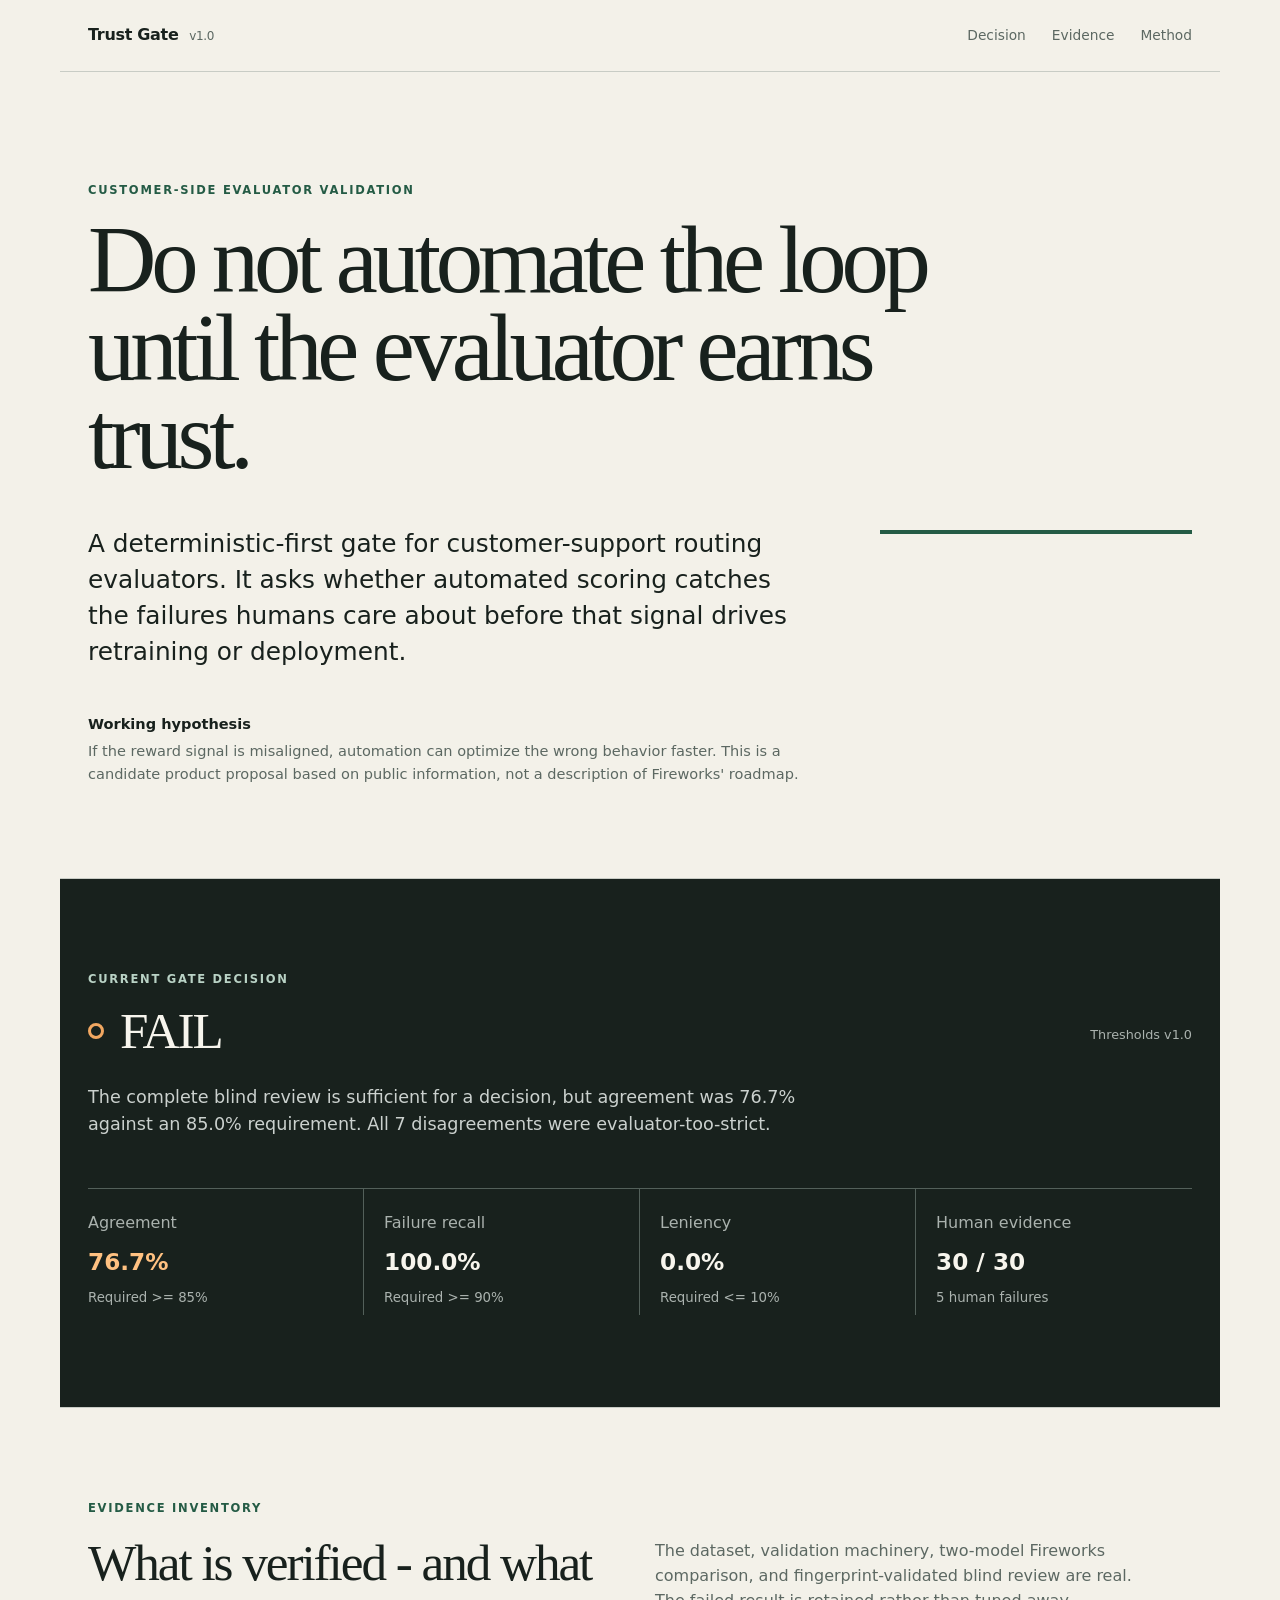
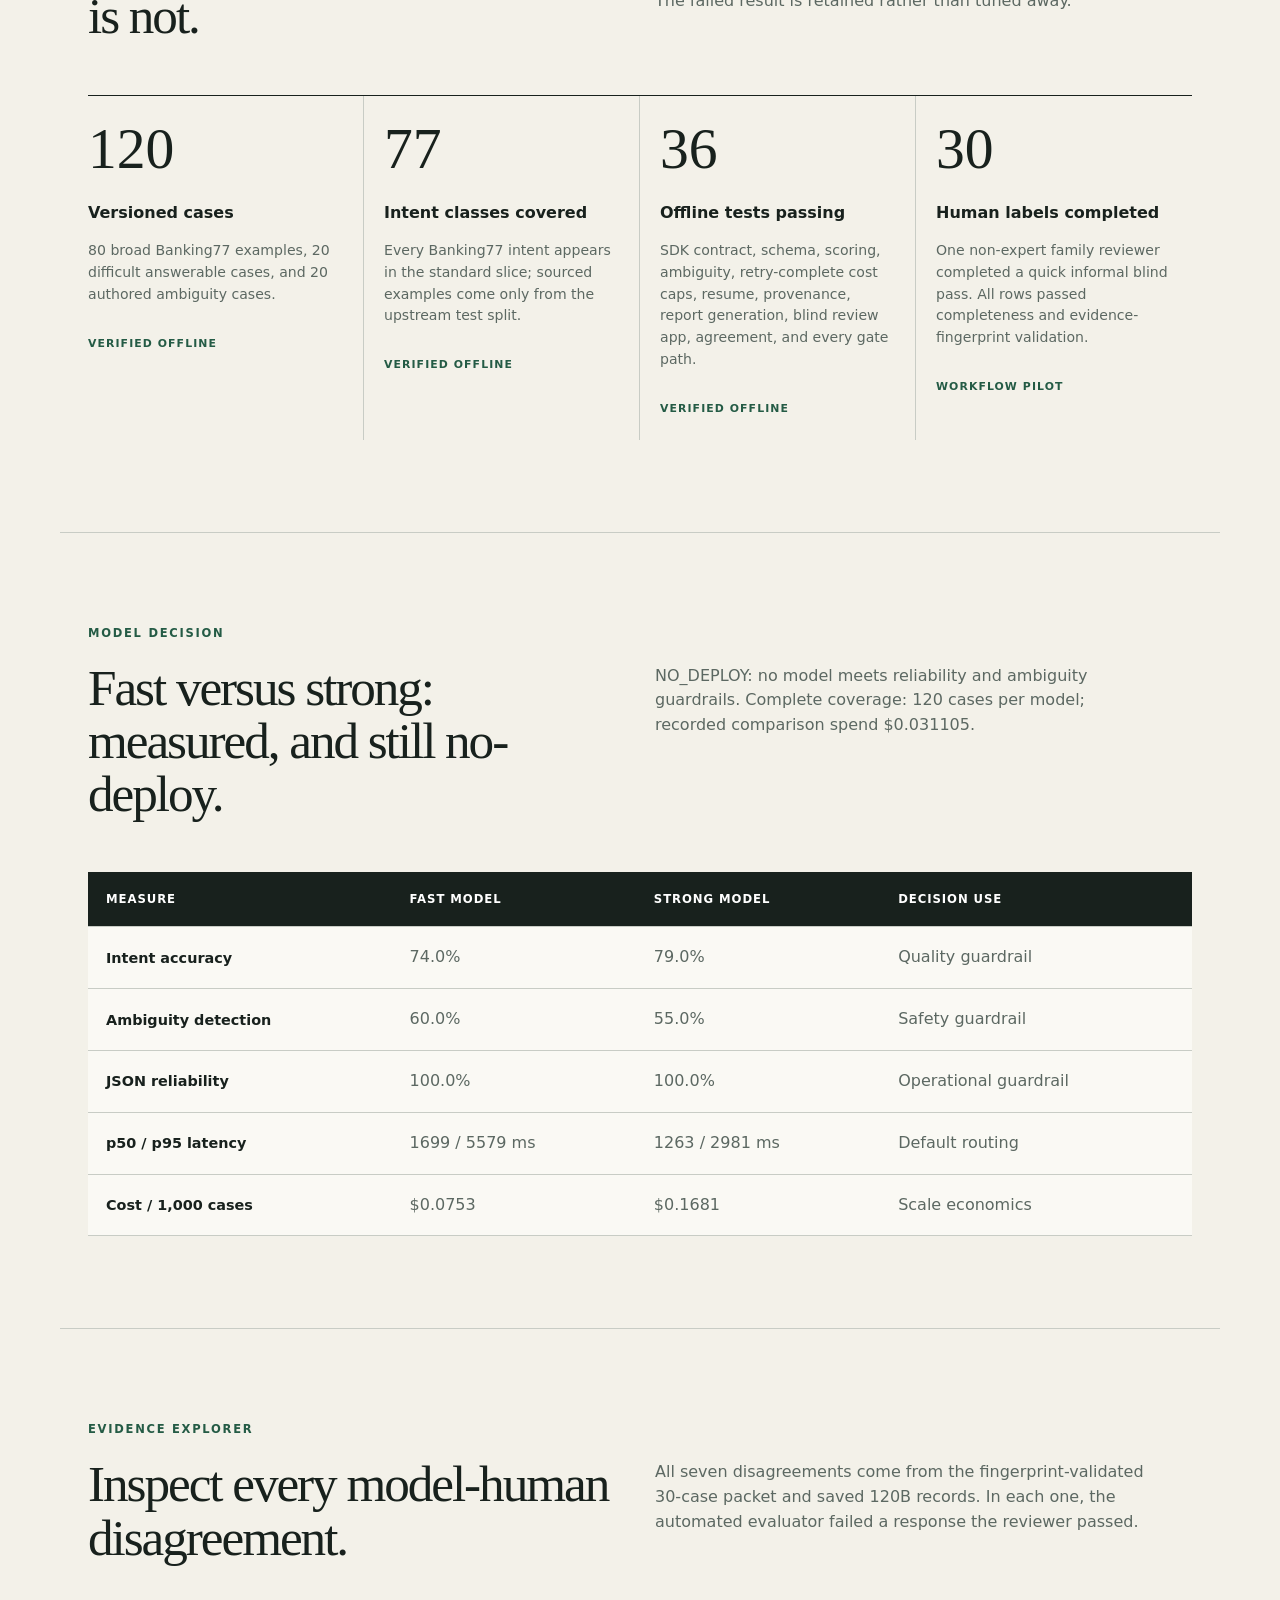
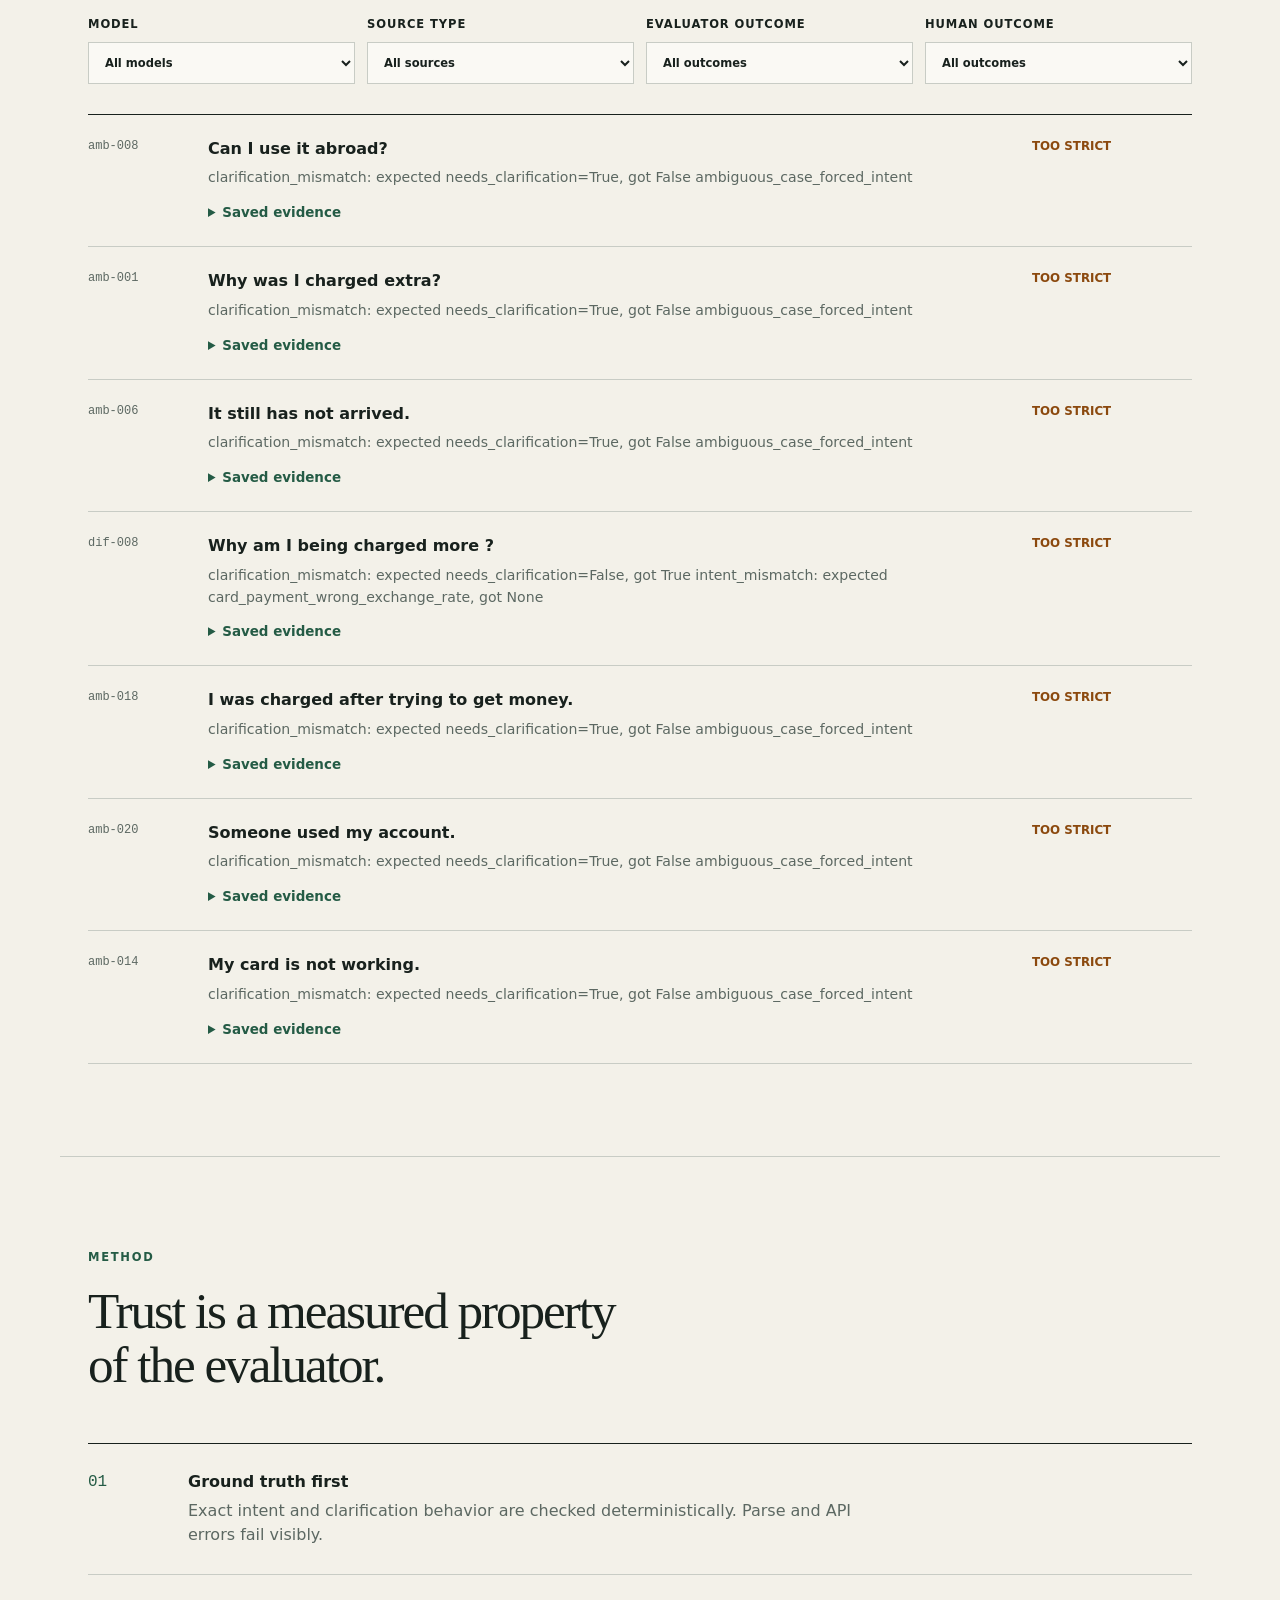
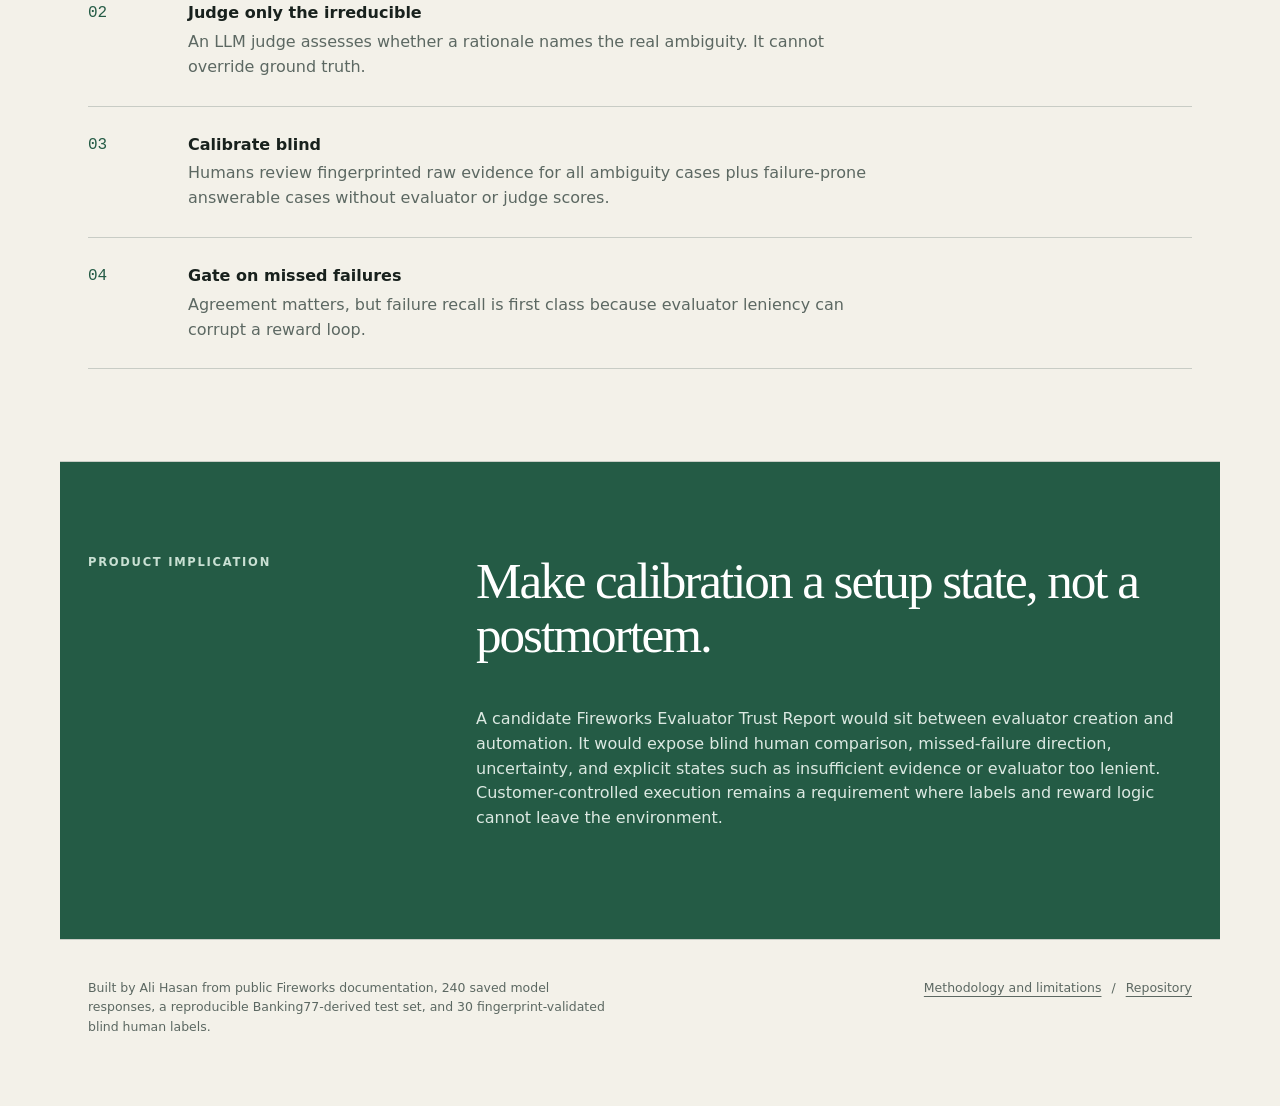
<file: public_site/index.html>
<!doctype html>
<html lang="en">
<head>
  <meta charset="utf-8">
  <meta name="viewport" content="width=device-width, initial-scale=1">
  <meta name="description" content="A fail-closed validation layer for deciding whether an automated evaluator is aligned with human judgment before retraining or deployment automation.">
  <meta name="author" content="Ali Hasan">
  <meta property="og:title" content="Fireworks Evaluator Trust Gate">
  <meta property="og:description" content="A real 240-response model comparison and fail-closed evaluator calibration workflow.">
  <meta property="og:type" content="website">
  <title>Fireworks Evaluator Trust Gate</title>
  <link rel="icon" href="favicon.svg" type="image/svg+xml">
  <link rel="stylesheet" href="styles.css">
</head>
<body>
  <a class="skip" href="#main">Skip to evidence</a>
  <header class="topbar">
    <a class="wordmark" href="#top" aria-label="Fireworks Evaluator Trust Gate home">Trust Gate <span>v1.0</span></a>
    <nav aria-label="Primary"><a href="#decision">Decision</a><a href="#evidence">Evidence</a><a href="#method">Method</a></nav>
  </header>

  <main id="main">
    <section class="hero" id="top" aria-labelledby="hero-title">
      <p class="eyebrow">Customer-side evaluator validation</p>
      <h1 id="hero-title">Do not automate the loop until the evaluator earns trust.</h1>
      <p class="dek">A deterministic-first gate for customer-support routing evaluators. It asks whether automated scoring catches the failures humans care about before that signal drives retraining or deployment.</p>
      <div class="hero-rule" aria-hidden="true"></div>
      <p class="hypothesis"><strong>Working hypothesis</strong> If the reward signal is misaligned, automation can optimize the wrong behavior faster. This is a candidate product proposal based on public information, not a description of Fireworks' roadmap.</p>
    </section>

    <section class="decision" id="decision" aria-labelledby="decision-title">
      <div class="decision-head">
        <div>
          <p class="eyebrow">Current gate decision</p>
          <h2 id="decision-title"><span class="status-dot" aria-hidden="true"></span><span id="gate-decision">Fail</span></h2>
        </div>
        <p class="decision-version">Thresholds v1.0</p>
      </div>
      <p class="decision-copy" id="gate-summary">The 30-case blind review is complete. The evaluator caught every human-identified failure but rejected seven responses the reviewer accepted, leaving agreement below the versioned threshold.</p>
      <div class="criteria" role="list" aria-label="Gate criteria">
        <div role="listitem" class="critical"><span>Agreement</span><strong id="gate-agreement">76.7%</strong><small>Required >= 85%</small></div>
        <div role="listitem"><span>Failure recall</span><strong id="gate-recall">100.0%</strong><small>Required >= 90%</small></div>
        <div role="listitem"><span>Leniency</span><strong id="gate-leniency">0.0%</strong><small>Required <= 10%</small></div>
        <div role="listitem"><span>Human evidence</span><strong id="gate-coverage">30 / 30</strong><small id="gate-failures">5 human failures</small></div>
      </div>
    </section>

    <section class="evidence" id="evidence" aria-labelledby="evidence-title">
      <div class="section-intro">
        <p class="eyebrow">Evidence inventory</p>
        <h2 id="evidence-title">What is verified - and what is not.</h2>
        <p>The dataset, validation machinery, two-model Fireworks comparison, and fingerprint-validated blind review are real. The failed result is retained rather than tuned away.</p>
      </div>
      <div class="inventory">
        <article><p class="number">120</p><h3>Versioned cases</h3><p>80 broad Banking77 examples, 20 difficult answerable cases, and 20 authored ambiguity cases.</p><span class="verified">Verified offline</span></article>
        <article><p class="number">77</p><h3>Intent classes covered</h3><p>Every Banking77 intent appears in the standard slice; sourced examples come only from the upstream test split.</p><span class="verified">Verified offline</span></article>
        <article><p class="number">36</p><h3>Offline tests passing</h3><p>SDK contract, schema, scoring, ambiguity, retry-complete cost caps, resume, provenance, report generation, blind review app, agreement, and every gate path.</p><span class="verified">Verified offline</span></article>
        <article><p class="number">30</p><h3>Human labels completed</h3><p>One non-expert family reviewer completed a quick informal blind pass. All rows passed completeness and evidence-fingerprint validation.</p><span class="verified">Workflow pilot</span></article>
      </div>
    </section>

    <section class="comparison" aria-labelledby="comparison-title">
      <div class="section-intro"><p class="eyebrow">Model decision</p><h2 id="comparison-title">Fast versus strong: measured, and still no-deploy.</h2><p id="comparison-summary">Loading generated comparison evidence. The decision framework uses quality and reliability guardrails first, then latency and cost.</p></div>
      <div class="table-wrap" tabindex="0" aria-label="Scrollable model comparison table">
        <table>
          <thead><tr><th scope="col">Measure</th><th scope="col">Fast model</th><th scope="col">Strong model</th><th scope="col">Decision use</th></tr></thead>
          <tbody>
            <tr><th scope="row">Intent accuracy</th><td id="fast-accuracy">Loading</td><td id="strong-accuracy">Loading</td><td>Quality guardrail</td></tr>
            <tr><th scope="row">Ambiguity detection</th><td id="fast-ambiguity">Loading</td><td id="strong-ambiguity">Loading</td><td>Safety guardrail</td></tr>
            <tr><th scope="row">JSON reliability</th><td id="fast-json">Loading</td><td id="strong-json">Loading</td><td>Operational guardrail</td></tr>
            <tr><th scope="row">p50 / p95 latency</th><td id="fast-latency">Loading</td><td id="strong-latency">Loading</td><td>Default routing</td></tr>
            <tr><th scope="row">Cost / 1,000 cases</th><td id="fast-cost">Loading</td><td id="strong-cost">Loading</td><td>Scale economics</td></tr>
          </tbody>
        </table>
      </div>
    </section>

    <section class="explorer" aria-labelledby="explorer-title">
      <div class="section-intro"><p class="eyebrow">Evidence explorer</p><h2 id="explorer-title">Inspect every model-human disagreement.</h2><p>All seven disagreements come from the fingerprint-validated 30-case packet and saved 120B records. In each one, the automated evaluator failed a response the reviewer passed.</p></div>
      <div class="filters" role="group" aria-label="Disagreement filters">
        <label>Model<select id="model-filter"><option value="all">All models</option><option value="live">GPT-OSS 120B</option></select></label>
        <label>Source type<select id="source-filter"><option value="all">All sources</option><option value="authored_ambiguous">Authored ambiguous</option><option value="banking77_difficult">Banking77 difficult</option></select></label>
        <label>Evaluator outcome<select id="eval-filter"><option value="all">All outcomes</option><option value="pass">Pass</option><option value="fail">Fail</option></select></label>
        <label>Human outcome<select id="human-filter"><option value="all">All outcomes</option><option value="pass">Pass</option><option value="fail">Fail</option></select></label>
      </div>
      <div id="case-list" class="case-list" aria-live="polite"></div>
    </section>

    <section class="method" id="method" aria-labelledby="method-title">
      <div class="section-intro"><p class="eyebrow">Method</p><h2 id="method-title">Trust is a measured property of the evaluator.</h2></div>
      <ol class="method-steps">
        <li><span>01</span><div><h3>Ground truth first</h3><p>Exact intent and clarification behavior are checked deterministically. Parse and API errors fail visibly.</p></div></li>
        <li><span>02</span><div><h3>Judge only the irreducible</h3><p>An LLM judge assesses whether a rationale names the real ambiguity. It cannot override ground truth.</p></div></li>
        <li><span>03</span><div><h3>Calibrate blind</h3><p>Humans review fingerprinted raw evidence for all ambiguity cases plus failure-prone answerable cases without evaluator or judge scores.</p></div></li>
        <li><span>04</span><div><h3>Gate on missed failures</h3><p>Agreement matters, but failure recall is first class because evaluator leniency can corrupt a reward loop.</p></div></li>
      </ol>
    </section>

    <section class="implication" aria-labelledby="implication-title">
      <p class="eyebrow">Product implication</p>
      <h2 id="implication-title">Make calibration a setup state, not a postmortem.</h2>
      <p>A candidate Fireworks Evaluator Trust Report would sit between evaluator creation and automation. It would expose blind human comparison, missed-failure direction, uncertainty, and explicit states such as insufficient evidence or evaluator too lenient. Customer-controlled execution remains a requirement where labels and reward logic cannot leave the environment.</p>
    </section>
  </main>

  <footer><p>Built by Ali Hasan from public Fireworks documentation, 240 saved model responses, a reproducible Banking77-derived test set, and 30 fingerprint-validated blind human labels.</p><div><a href="methodology.html">Methodology and limitations</a><span aria-hidden="true">/</span><a href="https://github.com/AliHasan-786/fireworks-evaluator-trust-gate">Repository</a></div></footer>
  <script src="app.js"></script>
</body>
</html>
</file>
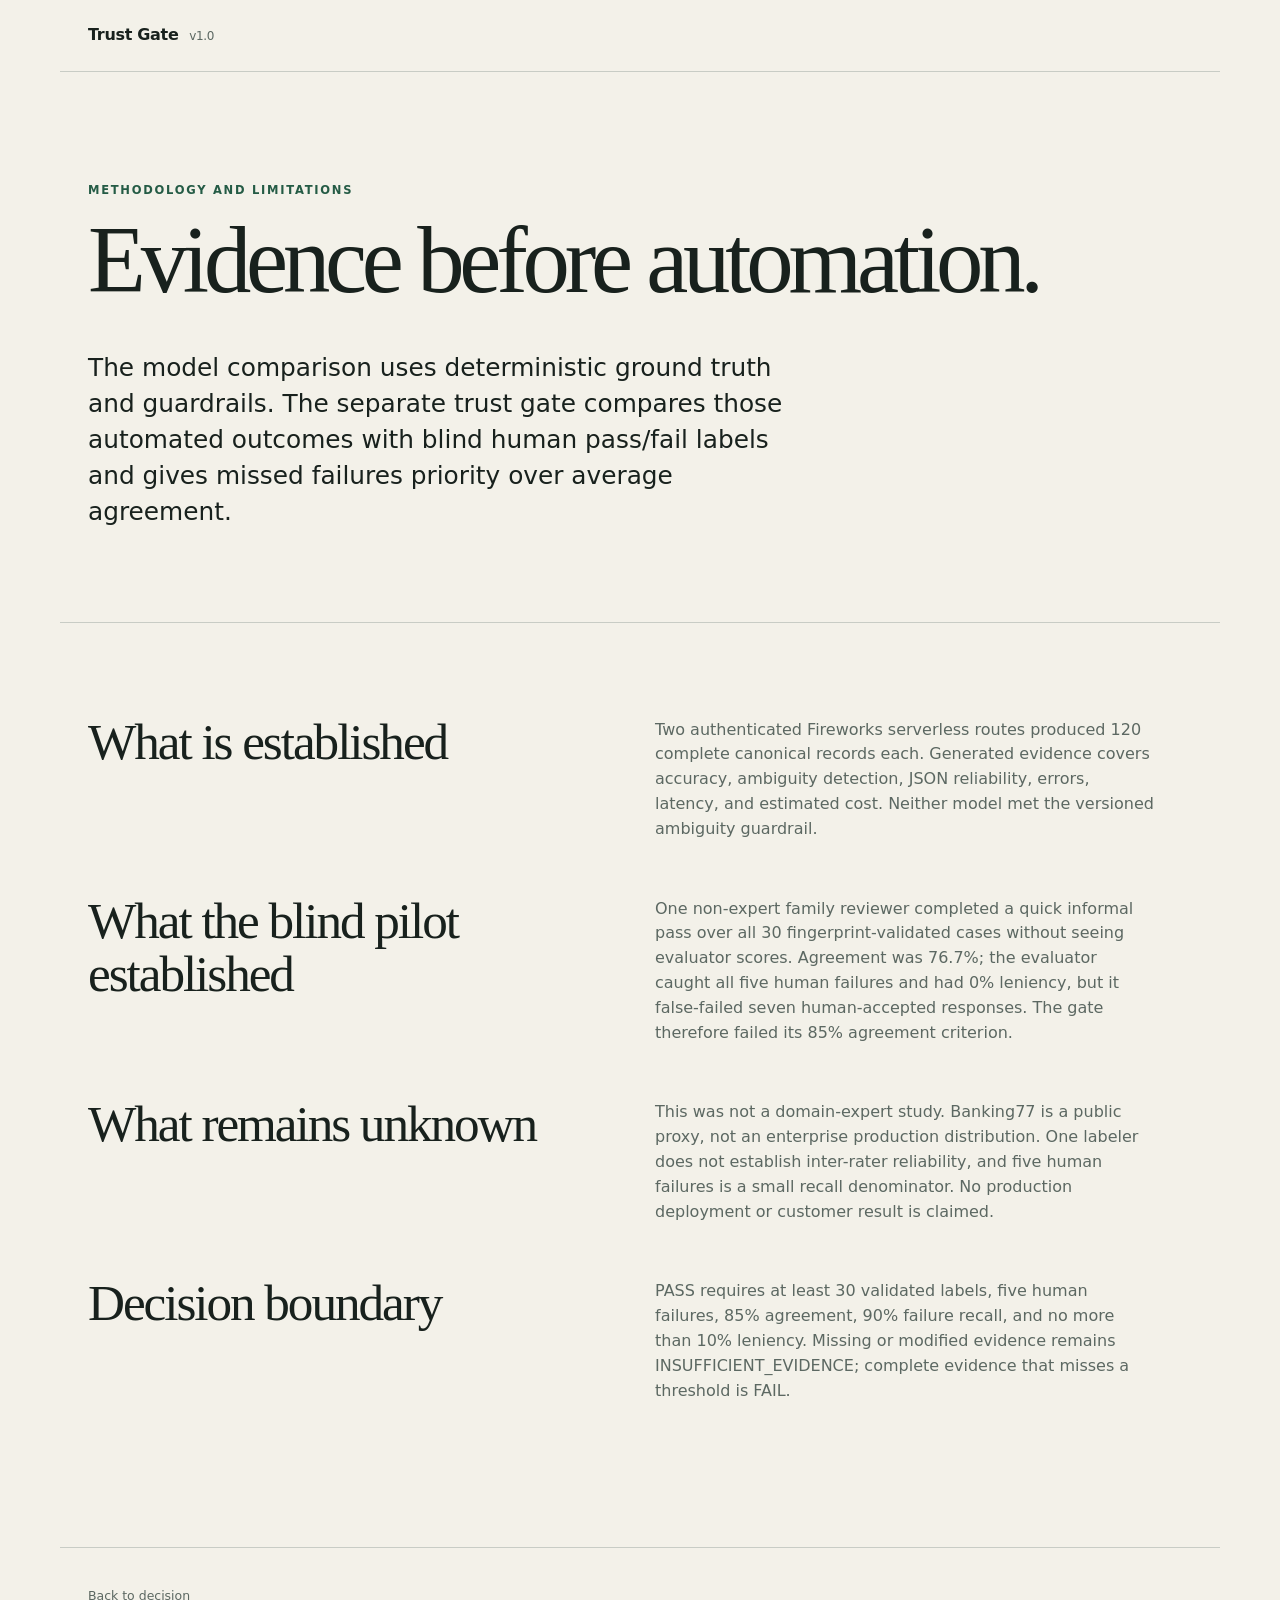
<file: public_site/methodology.html>
<!doctype html>
<html lang="en">
<head>
  <meta charset="utf-8">
  <meta name="viewport" content="width=device-width, initial-scale=1">
  <meta name="description" content="Methodology and limitations for Ali Hasan's Fireworks Evaluator Trust Gate.">
  <meta name="author" content="Ali Hasan">
  <title>Methodology - Evaluator Trust Gate</title>
  <link rel="icon" href="favicon.svg" type="image/svg+xml">
  <link rel="stylesheet" href="styles.css">
</head>
<body>
  <header class="topbar"><a class="wordmark" href="index.html">Trust Gate <span>v1.0</span></a></header>
  <main>
    <section class="hero"><p class="eyebrow">Methodology and limitations</p><h1>Evidence before automation.</h1><p class="dek">The model comparison uses deterministic ground truth and guardrails. The separate trust gate compares those automated outcomes with blind human pass/fail labels and gives missed failures priority over average agreement.</p></section>
    <section>
      <div class="section-intro"><h2>What is established</h2><p>Two authenticated Fireworks serverless routes produced 120 complete canonical records each. Generated evidence covers accuracy, ambiguity detection, JSON reliability, errors, latency, and estimated cost. Neither model met the versioned ambiguity guardrail.</p></div>
      <div class="section-intro"><h2>What the blind pilot established</h2><p>One non-expert family reviewer completed a quick informal pass over all 30 fingerprint-validated cases without seeing evaluator scores. Agreement was 76.7%; the evaluator caught all five human failures and had 0% leniency, but it false-failed seven human-accepted responses. The gate therefore failed its 85% agreement criterion.</p></div>
      <div class="section-intro"><h2>What remains unknown</h2><p>This was not a domain-expert study. Banking77 is a public proxy, not an enterprise production distribution. One labeler does not establish inter-rater reliability, and five human failures is a small recall denominator. No production deployment or customer result is claimed.</p></div>
      <div class="section-intro"><h2>Decision boundary</h2><p>PASS requires at least 30 validated labels, five human failures, 85% agreement, 90% failure recall, and no more than 10% leniency. Missing or modified evidence remains INSUFFICIENT_EVIDENCE; complete evidence that misses a threshold is FAIL.</p></div>
    </section>
  </main>
  <footer><a href="index.html">Back to decision</a></footer>
</body>
</html>
</file>
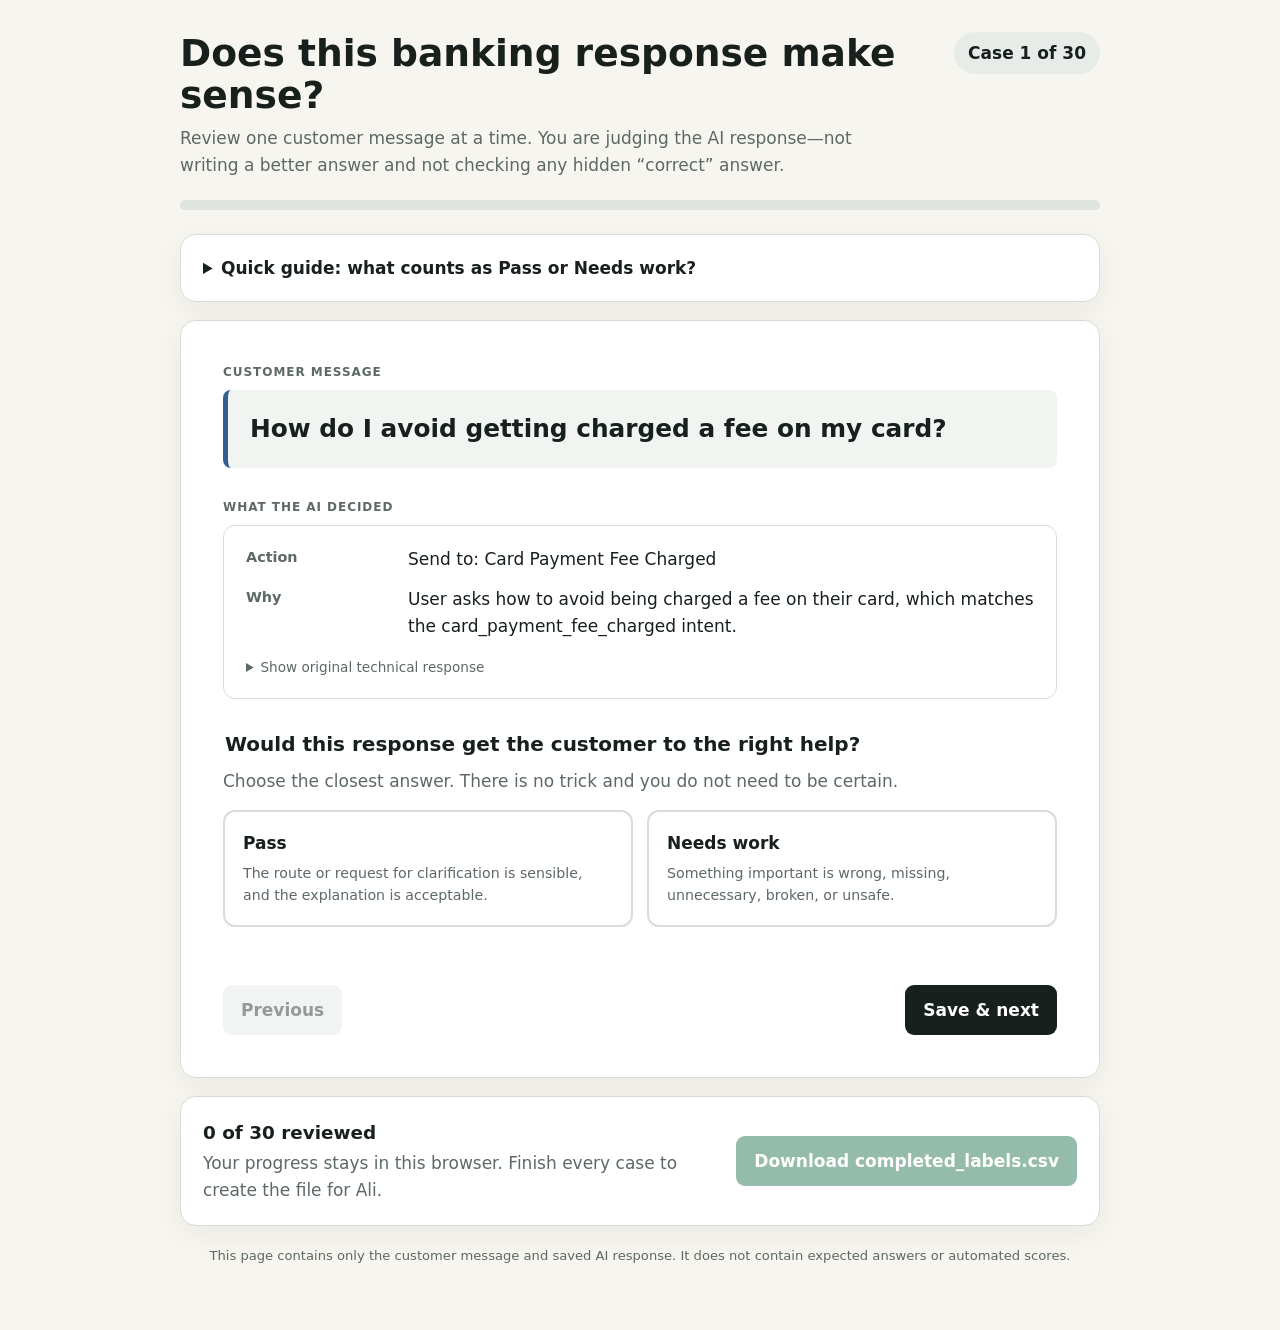
<file: artifacts/human_labeling/reviewer_app.html>
<!doctype html>
<html lang="en">
<head>
  <meta charset="utf-8">
  <meta name="viewport" content="width=device-width, initial-scale=1">
  <title>Banking response review</title>
  <link rel="icon" href="data:image/svg+xml,<svg xmlns=%22http://www.w3.org/2000/svg%22 viewBox=%220 0 64 64%22><rect width=%2264%22 height=%2264%22 rx=%2214%22 fill=%22%23176b45%22/><path d=%22M18 33l9 9 19-21%22 fill=%22none%22 stroke=%22white%22 stroke-width=%227%22 stroke-linecap=%22round%22 stroke-linejoin=%22round%22/></svg>">
  <style>
    :root { color-scheme:light; --ink:#17201c; --muted:#5d6963; --paper:#f7f5ef; --card:#fff; --line:#d8ddd9; --green:#176b45; --green-bg:#eaf6ef; --red:#a6372b; --red-bg:#fff0ed; --blue:#305f91; }
    * { box-sizing:border-box; }
    body { margin:0; background:var(--paper); color:var(--ink); font:17px/1.55 system-ui,-apple-system,BlinkMacSystemFont,"Segoe UI",sans-serif; }
    button,select,textarea { font:inherit; }
    button { cursor:pointer; }
    .shell { width:min(920px,calc(100% - 32px)); margin:0 auto; padding:32px 0 64px; }
    header { display:flex; justify-content:space-between; gap:24px; align-items:flex-start; margin-bottom:22px; }
    h1 { margin:0; font-size:clamp(1.65rem,4vw,2.35rem); line-height:1.12; }
    .intro { color:var(--muted); max-width:680px; margin:9px 0 0; }
    .counter { white-space:nowrap; font-weight:750; background:#e8ece9; border-radius:999px; padding:8px 14px; }
    .progress { height:10px; overflow:hidden; background:#dfe4e1; border-radius:999px; margin-bottom:24px; }
    .progress span { display:block; width:0; height:100%; background:var(--green); transition:width .2s; }
    .guide,.card,.finish { background:var(--card); border:1px solid var(--line); border-radius:16px; box-shadow:0 8px 30px rgba(23,32,28,.06); }
    .guide { padding:20px 22px; margin-bottom:18px; }
    .guide summary { cursor:pointer; font-weight:750; }
    .guide ol { margin-bottom:0; }
    .card { padding:clamp(22px,5vw,42px); }
    .label { margin:0 0 8px; color:var(--muted); text-transform:uppercase; letter-spacing:.08em; font-size:.75rem; font-weight:800; }
    .message { margin:0 0 30px; padding:20px 22px; background:#f2f4f2; border-left:5px solid var(--blue); border-radius:8px; font-size:clamp(1.2rem,3vw,1.55rem); font-weight:700; }
    .answer { display:grid; gap:14px; padding:20px 22px; border:1px solid var(--line); border-radius:12px; margin-bottom:30px; }
    .answer-row { display:grid; grid-template-columns:150px 1fr; gap:12px; }
    .answer-row strong { color:var(--muted); font-size:.9rem; }
    details.raw { margin-top:4px; color:var(--muted); font-size:.85rem; }
    pre { white-space:pre-wrap; overflow-wrap:anywhere; background:#f5f5f3; padding:12px; border-radius:8px; }
    fieldset { border:0; padding:0; margin:0; }
    legend { font-size:1.25rem; font-weight:800; margin-bottom:14px; }
    .hint { color:var(--muted); margin:-6px 0 16px; }
    .decision-grid { display:grid; grid-template-columns:1fr 1fr; gap:14px; }
    .choice { display:block; position:relative; }
    .choice input { position:absolute; opacity:0; }
    .choice span { display:block; min-height:112px; padding:18px; border:2px solid var(--line); border-radius:12px; font-weight:800; }
    .choice small { display:block; color:var(--muted); font-weight:500; margin-top:6px; }
    .choice input:focus-visible + span { outline:3px solid #86a9cf; outline-offset:3px; }
    .choice.pass input:checked + span { border-color:var(--green); background:var(--green-bg); color:var(--green); }
    .choice.fail input:checked + span { border-color:var(--red); background:var(--red-bg); color:var(--red); }
    .failure-fields { margin-top:20px; padding:20px; border-radius:12px; background:var(--red-bg); }
    label.field { display:block; font-weight:750; margin-bottom:8px; }
    select,textarea { width:100%; padding:12px; border:1px solid #aeb8b2; border-radius:8px; background:#fff; color:var(--ink); }
    textarea { min-height:90px; resize:vertical; }
    .category-help { color:var(--muted); margin:8px 0 20px; font-size:.9rem; }
    .nav { display:flex; justify-content:space-between; gap:12px; margin-top:20px; }
    .nav button,.finish button { border:0; border-radius:9px; padding:12px 18px; font-weight:800; }
    .secondary { background:#e3e8e5; color:var(--ink); }
    .primary { background:var(--ink); color:#fff; }
    button:disabled { opacity:.45; cursor:not-allowed; }
    .finish { margin-top:18px; padding:22px; display:flex; justify-content:space-between; align-items:center; gap:20px; }
    .finish h2 { margin:0 0 3px; font-size:1.15rem; }
    .finish p { color:var(--muted); margin:0; }
    .finish button { background:var(--green); color:#fff; white-space:nowrap; }
    .status { min-height:26px; color:var(--red); font-weight:700; margin:12px 0 0; }
    footer { color:var(--muted); font-size:.82rem; margin-top:20px; text-align:center; }
    [hidden] { display:none !important; }
    @media (max-width:650px) {
      .shell { width:min(100% - 20px,920px); padding-top:18px; }
      header,.finish { display:block; }
      .counter { display:inline-block; margin-top:14px; }
      .decision-grid { grid-template-columns:1fr; }
      .answer-row { grid-template-columns:1fr; gap:2px; }
      .nav button { flex:1; }
      .finish button { width:100%; margin-top:16px; }
    }
  </style>
</head>
<body>
  <main class="shell">
    <header>
      <div><h1>Does this banking response make sense?</h1><p class="intro">Review one customer message at a time. You are judging the AI response—not writing a better answer and not checking any hidden “correct” answer.</p></div>
      <div class="counter" id="counter">Case 1 of 30</div>
    </header>
    <div class="progress" aria-label="Review progress"><span id="progress-bar"></span></div>

    <details class="guide">
      <summary>Quick guide: what counts as Pass or Needs work?</summary>
      <ol>
        <li><strong>Pass</strong> when the AI sends the customer to a sensible help category—or correctly says it needs more detail—and its explanation makes sense.</li>
        <li><strong>Needs work</strong> when it chooses the wrong category, guesses when the message is too vague, asks for detail it does not need, returns a broken answer, or gives unsafe/misleading reasoning.</li>
        <li>Use your normal judgment. No banking or programming expertise is required.</li>
      </ol>
    </details>

    <section class="card" aria-live="polite">
      <p class="label">Customer message</p>
      <p class="message" id="message"></p>

      <p class="label">What the AI decided</p>
      <div class="answer">
        <div class="answer-row"><strong>Action</strong><span id="action"></span></div>
        <div class="answer-row"><strong>Why</strong><span id="rationale"></span></div>
        <details class="raw"><summary>Show original technical response</summary><pre id="raw-response"></pre></details>
      </div>

      <fieldset>
        <legend>Would this response get the customer to the right help?</legend>
        <p class="hint">Choose the closest answer. There is no trick and you do not need to be certain.</p>
        <div class="decision-grid">
          <label class="choice pass"><input type="radio" name="outcome" value="pass"><span>Pass<small>The route or request for clarification is sensible, and the explanation is acceptable.</small></span></label>
          <label class="choice fail"><input type="radio" name="outcome" value="fail"><span>Needs work<small>Something important is wrong, missing, unnecessary, broken, or unsafe.</small></span></label>
        </div>
      </fieldset>

      <div class="failure-fields" id="failure-fields" hidden>
        <label class="field" for="failure-category">What is the main problem?</label>
        <select id="failure-category">
          <option value="">Choose one…</option>
          <option value="wrong_intent">Wrong help category</option>
          <option value="should_clarify">The message is too vague—the AI should ask a question</option>
          <option value="unnecessary_clarification">The message is clear—the AI should not ask a question</option>
          <option value="invalid_format">The answer is broken, incomplete, or unreadable</option>
          <option value="unsafe_rationale">The explanation is misleading or unsafe</option>
        </select>
        <p class="category-help" id="category-help">Pick the single issue that best explains why the response needs work.</p>
        <label class="field" for="notes">Optional note</label>
        <textarea id="notes" placeholder="A short explanation can help, but it is not required."></textarea>
      </div>
      <p class="status" id="status" role="alert"></p>
      <nav class="nav" aria-label="Cases">
        <button class="secondary" id="previous" type="button">Previous</button>
        <button class="primary" id="next" type="button">Save & next</button>
      </nav>
    </section>

    <section class="finish">
      <div><h2 id="finish-title">0 of 30 reviewed</h2><p>Your progress stays in this browser. Finish every case to create the file for Ali.</p></div>
      <button id="download" type="button" disabled>Download completed_labels.csv</button>
    </section>
    <footer>This page contains only the customer message and saved AI response. It does not contain expected answers or automated scores.</footer>
  </main>

  <script id="packet-data" type="application/json">[{"packet_version":"1.0","packet_order":"1","model_id":"accounts/fireworks/models/gpt-oss-120b","case_id":"dif-007","user_message":"How do I avoid getting charged a fee on my card?","model_response":"{\n\"predicted_intent\": \"card_payment_fee_charged\",\n\"confidence\": 0.96,\n\"needs_clarification\": false,\n\"rationale\": \"User asks how to avoid being charged a fee on their card, which matches the card_payment_fee_charged intent.\"\n}","evidence_sha256":"422961d1aa2d9a76df5b1b32c30f240bc340918a33df5f78825946d1e3aa5806","human_outcome":"","failure_category":"","notes":""},{"packet_version":"1.0","packet_order":"2","model_id":"accounts/fireworks/models/gpt-oss-120b","case_id":"amb-008","user_message":"Can I use it abroad?","model_response":"{\n\"predicted_intent\": \"country_support\",\n\"confidence\": 0.93,\n\"needs_clarification\": false,\n\"rationale\": \"User asks if they can use it abroad, which maps to the country_support intent about using the card in other countries.\"\n}","evidence_sha256":"25d110ca7c835b0701b189c217ccfcdeffc169e2a319e9aec401baea3f218af6","human_outcome":"","failure_category":"","notes":""},{"packet_version":"1.0","packet_order":"3","model_id":"accounts/fireworks/models/gpt-oss-120b","case_id":"amb-001","user_message":"Why was I charged extra?","model_response":"{\n\"predicted_intent\": \"extra_charge_on_statement\",\n\"confidence\": 0.86,\n\"needs_clarification\": false,\n\"rationale\": \"The user asks why they were charged extra, which aligns with the 'extra_charge_on_statement' intent that covers unexpected additional fees on a statement.\"\n}","evidence_sha256":"c43a0ee2cf0c6a265cd98fbc00bc2a14b130fd870c6b756f157b96f4bba5a6b8","human_outcome":"","failure_category":"","notes":""},{"packet_version":"1.0","packet_order":"4","model_id":"accounts/fireworks/models/gpt-oss-120b","case_id":"amb-009","user_message":"How long does it take?","model_response":"{\n\"predicted_intent\": null,\n\"confidence\": 0.0,\n\"needs_clarification\": true,\n\"rationale\": \"The question 'How long does it take?' lacks context about which process (e.g., card delivery, transfer timing, top‑up, etc.) so the intent cannot be determined without clarification.\"\n}","evidence_sha256":"3549732cc813abf7429099ee2d4d8249055cbfb63325c24905efbb2fdf380db1","human_outcome":"","failure_category":"","notes":""},{"packet_version":"1.0","packet_order":"5","model_id":"accounts/fireworks/models/gpt-oss-120b","case_id":"dif-020","user_message":"My statement has a dollar I have been charged showing up on it.","model_response":"{\n\"predicted_intent\": \"extra_charge_on_statement\",\n\"confidence\": 0.93,\n\"needs_clarification\": false,\n\"rationale\": \"User reports an unexpected $1 charge on their statement, matching the extra_charge_on_statement intent.\"\n}","evidence_sha256":"188d68a083d346c491a2dc4529bd06cd1233ac0010f9cabf441e350134ae09e1","human_outcome":"","failure_category":"","notes":""},{"packet_version":"1.0","packet_order":"6","model_id":"accounts/fireworks/models/gpt-oss-120b","case_id":"amb-006","user_message":"It still has not arrived.","model_response":"{\n\"predicted_intent\": \"card_arrival\",\n\"confidence\": 0.92,\n\"needs_clarification\": false,\n\"rationale\": \"User reports that something has not arrived, which matches the card_arrival intent for undelivered cards.\"\n}","evidence_sha256":"ae35a8244df2e57f2523c24b94c5ca0061cbba8a46adfb87736e7e89a82b7210","human_outcome":"","failure_category":"","notes":""},{"packet_version":"1.0","packet_order":"7","model_id":"accounts/fireworks/models/gpt-oss-120b","case_id":"dif-001","user_message":"How do I track my card?","model_response":"{\n\"predicted_intent\": \"card_delivery_estimate\",\n\"confidence\": 0.97,\n\"needs_clarification\": false,\n\"rationale\": \"The user asks how to track their card, which pertains to checking the delivery status or estimate of arrival, matching the 'card_delivery_estimate' intent.\"\n}","evidence_sha256":"928e9be1bb1098550cdf075d37b7003538d8eff3e8b015f6101ec3a2b0686e7a","human_outcome":"","failure_category":"","notes":""},{"packet_version":"1.0","packet_order":"8","model_id":"accounts/fireworks/models/gpt-oss-120b","case_id":"dif-017","user_message":"What is the cause that the transfer shows as pending?","model_response":"{\n\"predicted_intent\": \"pending_transfer\",\n\"confidence\": 0.97,\n\"needs_clarification\": false,\n\"rationale\": \"User asks why a transfer is pending, which matches the pending_transfer intent.\"\n}","evidence_sha256":"632d7675ba5de0714a76ea399dc7b5d03f41e5cf47f3c9b4a7167d66d5adf3ab","human_outcome":"","failure_category":"","notes":""},{"packet_version":"1.0","packet_order":"9","model_id":"accounts/fireworks/models/gpt-oss-120b","case_id":"dif-004","user_message":"Is there a local ATM that will provide British pounds, I have no money for my homeward journey and do not feel comfortable waiting until  I arrive in Britain. Will a withdrawal involve extra charges?","model_response":"{\n\"predicted_intent\": null,\n\"confidence\": 0.0,\n\"needs_clarification\": true,\n\"rationale\": \"The user asks about both finding a local ATM that dispenses GBP and whether withdrawals incur extra charges, which could map to either atm_support or cash_withdrawal_charge. Since multiple intents are plausible, clarification is needed.\"\n}","evidence_sha256":"3aeeac2b728b4559958cd146e35ad945c2e088e387ddb10f6d6614c6300c7040","human_outcome":"","failure_category":"","notes":""},{"packet_version":"1.0","packet_order":"10","model_id":"accounts/fireworks/models/gpt-oss-120b","case_id":"amb-004","user_message":"Where is it?","model_response":"{\n\"predicted_intent\": null,\n\"confidence\": 0.0,\n\"needs_clarification\": true,\n\"rationale\": \"The query 'Where is it?' lacks context about the banking issue, making it impossible to map to a specific Banking77 intent.\"\n}","evidence_sha256":"025705488f2029850ccf91f11fbdf99153a03d462de1146d2330318d1b2c361f","human_outcome":"","failure_category":"","notes":""},{"packet_version":"1.0","packet_order":"11","model_id":"accounts/fireworks/models/gpt-oss-120b","case_id":"dif-005","user_message":"I need your help to check my account, please! My card keeps being declined at the ATM, and I've already tried two different ones!","model_response":"{\n\"predicted_intent\": \"declined_cash_withdrawal\",\n\"confidence\": 0.97,\n\"needs_clarification\": false,\n\"rationale\": \"User reports card being declined at the ATM multiple times, matching the declined_cash_withdrawal intent.\"\n}","evidence_sha256":"040170c59166e98e06731666a1fcce4d3be8374ae256ce99b2a00be5739e159c","human_outcome":"","failure_category":"","notes":""},{"packet_version":"1.0","packet_order":"12","model_id":"accounts/fireworks/models/gpt-oss-120b","case_id":"amb-005","user_message":"I need to cancel that.","model_response":"{\n\"predicted_intent\": \"cancel_transfer\",\n\"confidence\": 0.92,\n\"needs_clarification\": false,\n\"rationale\": \"User explicitly wants to cancel something, which matches the cancel_transfer intent for stopping a pending transfer.\"\n}","evidence_sha256":"8a63233ab42086c66ec775a9274d56b3bf790a9ce4b28cc60dcd63c0aed82f02","human_outcome":"","failure_category":"","notes":""},{"packet_version":"1.0","packet_order":"13","model_id":"accounts/fireworks/models/gpt-oss-120b","case_id":"amb-011","user_message":"The rate looks bad.","model_response":"{\n\"predicted_intent\": null,\n\"confidence\": 0.0,\n\"needs_clarification\": true,\n\"rationale\": \"User mentions a bad rate without specifying context (exchange, card payment, cash withdrawal), making it unclear which specific rate-related intent applies.\"\n}","evidence_sha256":"d1ac54f88cb3aaa508d6cef3a44e8b95bbc2f067559ff65e4203176ef23396dd","human_outcome":"","failure_category":"","notes":""},{"packet_version":"1.0","packet_order":"14","model_id":"accounts/fireworks/models/gpt-oss-120b","case_id":"amb-002","user_message":"My payment is wrong.","model_response":"{\n\"predicted_intent\": null,\n\"confidence\": 0.0,\n\"needs_clarification\": true,\n\"rationale\": \"The statement \\\"My payment is wrong\\\" is ambiguous; it could refer to an unrecognized payment, wrong amount, duplicate charge, or exchange rate issue. Without more details, we cannot confidently map to a single intent.\"\n}","evidence_sha256":"3ac61e2ef662b97e59a345613a09e7a4fe308575e10ebc619dce3e399c206147","human_outcome":"","failure_category":"","notes":""},{"packet_version":"1.0","packet_order":"15","model_id":"accounts/fireworks/models/gpt-oss-120b","case_id":"amb-012","user_message":"I want my money back.","model_response":"{\n\"predicted_intent\": null,\n\"confidence\": 0.0,\n\"needs_clarification\": true,\n\"rationale\": \"The user wants their money back but it's unclear whether they are requesting a refund or reporting a missing refund, so clarification is needed.\"\n}","evidence_sha256":"10caf53c7bc3721335d87e97798e41eccbc3b1a2dd2dabe3ff9755696e889179","human_outcome":"","failure_category":"","notes":""},{"packet_version":"1.0","packet_order":"16","model_id":"accounts/fireworks/models/gpt-oss-120b","case_id":"dif-003","user_message":"Why was I charged a fee for withdrawing cash?","model_response":"{\n\"predicted_intent\": \"cash_withdrawal_charge\",\n\"confidence\": 0.99,\n\"needs_clarification\": false,\n\"rationale\": \"The user is asking about a fee applied to a cash withdrawal, which matches the cash_withdrawal_charge intent.\"\n}","evidence_sha256":"74f5f6c145009a555ea5a55a4a66dc8513182dfc85daa5b79a0a000b6b377d5c","human_outcome":"","failure_category":"","notes":""},{"packet_version":"1.0","packet_order":"17","model_id":"accounts/fireworks/models/gpt-oss-120b","case_id":"amb-007","user_message":"I do not recognize this.","model_response":"{\n\"predicted_intent\": null,\n\"confidence\": 0.0,\n\"needs_clarification\": true,\n\"rationale\": \"The statement 'I do not recognize this.' lacks context to determine whether it refers to a card payment, cash withdrawal, direct debit, or other transaction, so clarification is needed.\"\n}","evidence_sha256":"cc299bfb6482202b4ce4aafb209864094833ab2d4c98f7ff44e2292de742468e","human_outcome":"","failure_category":"","notes":""},{"packet_version":"1.0","packet_order":"18","model_id":"accounts/fireworks/models/gpt-oss-120b","case_id":"amb-015","user_message":"There is money missing.","model_response":"{\n\"predicted_intent\": null,\n\"confidence\": 0.0,\n\"needs_clarification\": true,\n\"rationale\": \"The statement 'There is money missing' is ambiguous; it could refer to a missing transfer, deposit, cash withdrawal, or unauthorized transaction. More details are needed to select a specific intent.\"\n}","evidence_sha256":"1450bac66378d594aa1dc67bd93cea21557fcc9ef2d41e65d758d5ef562a6397","human_outcome":"","failure_category":"","notes":""},{"packet_version":"1.0","packet_order":"19","model_id":"accounts/fireworks/models/gpt-oss-120b","case_id":"amb-017","user_message":"I entered the wrong details.","model_response":"{\n\"predicted_intent\":\"cancel_transfer\",\n\"confidence\":0.7,\n\"needs_clarification\":false,\n\"rationale\":\"The user indicates they entered wrong details, which typically requires cancelling or correcting a transfer. The most relevant intent is cancel_transfer.\"\n}","evidence_sha256":"a855002037cb148120d153ed3660ea2cd2471046f10d72150630d944e2424719","human_outcome":"","failure_category":"","notes":""},{"packet_version":"1.0","packet_order":"20","model_id":"accounts/fireworks/models/gpt-oss-120b","case_id":"amb-013","user_message":"It happened twice.","model_response":"{\n\"predicted_intent\": null,\n\"confidence\": 0.0,\n\"needs_clarification\": true,\n\"rationale\": \"The user provided only a brief statement without context, making it impossible to determine the specific banking issue or intent.\"\n}","evidence_sha256":"2f77c875636f6dd0f147a5ee23b2bcdf1c5491f667a57542712470b0e4754a6c","human_outcome":"","failure_category":"","notes":""},{"packet_version":"1.0","packet_order":"21","model_id":"accounts/fireworks/models/gpt-oss-120b","case_id":"amb-010","user_message":"Why did you reject me?","model_response":"{\n\"predicted_intent\": \"unable_to_verify_identity\",\n\"confidence\": 0.78,\n\"needs_clarification\": false,\n\"rationale\": \"The user asks why they were rejected, which likely refers to a failed identity verification process. The appropriate intent is unable_to_verify_identity.\"\n}","evidence_sha256":"9f6ded8341a587dd711411238ed80a5f8ea8b76bebbf212b99bb91dfb7ddfc0a","human_outcome":"","failure_category":"","notes":""},{"packet_version":"1.0","packet_order":"22","model_id":"accounts/fireworks/models/gpt-oss-120b","case_id":"amb-003","user_message":"The cash machine did something weird.","model_response":"{\n\"predicted_intent\": null,\n\"confidence\": 0.0,\n\"needs_clarification\": true,\n\"rationale\": \"The statement is vague about the specific ATM issue (e.g., cash not received, card swallowed, extra charge). More details are needed to select an intent.\"\n}","evidence_sha256":"2c427b576db4ff7e2023e8c17c96e3218e6e0e144eb4533bf5a5f6cb7d2cb5d9","human_outcome":"","failure_category":"","notes":""},{"packet_version":"1.0","packet_order":"23","model_id":"accounts/fireworks/models/gpt-oss-120b","case_id":"dif-008","user_message":"Why am I being charged more ?","model_response":"{\n\"predicted_intent\": null,\n\"confidence\": 0.0,\n\"needs_clarification\": true,\n\"rationale\": \"The query is vague about what type of charge is being referred to (e.g., card fee, exchange charge, extra statement charge). More specific information is needed to map to a single intent.\"\n}","evidence_sha256":"a9c2f52318acb8f37bb9aa6a90e60f3d4f9081c5df2f783e73e584a2bce5604a","human_outcome":"","failure_category":"","notes":""},{"packet_version":"1.0","packet_order":"24","model_id":"accounts/fireworks/models/gpt-oss-120b","case_id":"amb-019","user_message":"It says pending.","model_response":"{\n\"predicted_intent\": null,\n\"confidence\": 0.0,\n\"needs_clarification\": true,\n\"rationale\": \"The user only says \\\"It says pending\\\" without specifying what is pending (card payment, cash withdrawal, top up, or transfer), so the intent cannot be determined.\"\n}","evidence_sha256":"92d15b9ad8f5f9b8c45d2e83780790352e4f13b169903a0fadb85cb1f9c72296","human_outcome":"","failure_category":"","notes":""},{"packet_version":"1.0","packet_order":"25","model_id":"accounts/fireworks/models/gpt-oss-120b","case_id":"dif-006","user_message":"Cash I didn't get shows in my app.","model_response":"{\n\"predicted_intent\": \"cash_withdrawal_not_recognised\",\n\"confidence\": 0.96,\n\"needs_clarification\": false,\n\"rationale\": \"User reports a cash transaction appearing in the app that they did not receive, matching the cash_withdrawal_not_recognised intent.\"\n}","evidence_sha256":"cddb234328168cdba5baa92b01e090e8eb8fcc8786e32697233b3cc8f9868a4f","human_outcome":"","failure_category":"","notes":""},{"packet_version":"1.0","packet_order":"26","model_id":"accounts/fireworks/models/gpt-oss-120b","case_id":"amb-016","user_message":"Can you change it?","model_response":"{\n\"predicted_intent\": null,\n\"confidence\": 0.0,\n\"needs_clarification\": true,\n\"rationale\": \"The request 'Can you change it?' lacks context about what needs to be changed, making it impossible to map to a specific Banking77 intent.\"\n}","evidence_sha256":"3711f4ac0b1d908189e789a7973d385ff11aa456244977dc1bbe43606356ff6a","human_outcome":"","failure_category":"","notes":""},{"packet_version":"1.0","packet_order":"27","model_id":"accounts/fireworks/models/gpt-oss-120b","case_id":"dif-015","user_message":"Why was the transfer declined?","model_response":"{\n\"predicted_intent\": \"declined_transfer\",\n\"confidence\": 0.97,\n\"needs_clarification\": false,\n\"rationale\": \"The user explicitly asks for the reason a transfer was declined, matching the 'declined_transfer' intent.\"\n}","evidence_sha256":"f6b5df5a10c210eed4239859b00e7de14b824174cf8ae7a40ac8bade382bd053","human_outcome":"","failure_category":"","notes":""},{"packet_version":"1.0","packet_order":"28","model_id":"accounts/fireworks/models/gpt-oss-120b","case_id":"amb-018","user_message":"I was charged after trying to get money.","model_response":"{\n\"predicted_intent\": \"cash_withdrawal_charge\",\n\"confidence\": 0.93,\n\"needs_clarification\": false,\n\"rationale\": \"User reports being charged after attempting to get money, which matches the cash withdrawal charge intent.\"\n}","evidence_sha256":"d06c2b6761df9867dd6884746818ba87e597bf31e143adbc1e37fba2e7ab03a5","human_outcome":"","failure_category":"","notes":""},{"packet_version":"1.0","packet_order":"29","model_id":"accounts/fireworks/models/gpt-oss-120b","case_id":"amb-020","user_message":"Someone used my account.","model_response":"{\n\"predicted_intent\": \"compromised_card\",\n\"confidence\": 0.92,\n\"needs_clarification\": false,\n\"rationale\": \"User reports unauthorized use of their account, indicating a possible compromised card situation.\"\n}","evidence_sha256":"55a79daf1af58b58a43251f5b06a62375ba1f380446e9de1ff5cfb592ce5f599","human_outcome":"","failure_category":"","notes":""},{"packet_version":"1.0","packet_order":"30","model_id":"accounts/fireworks/models/gpt-oss-120b","case_id":"amb-014","user_message":"My card is not working.","model_response":"{\n\"predicted_intent\": \"card_not_working\",\n\"confidence\": 0.97,\n\"needs_clarification\": false,\n\"rationale\": \"The user explicitly states the card is not working, matching the 'card_not_working' intent.\"\n}","evidence_sha256":"4106519354fc4707a66e14f7ad1c69777389c282932f33d3f94b6b02988a15da","human_outcome":"","failure_category":"","notes":""}]</script>
  <script>
    const rows = JSON.parse(document.querySelector("#packet-data").textContent);
    const storageKey = `fireworks-blind-review:${rows.map(row => row.evidence_sha256).join(":")}`;
    function loadSaved() {
      try { return JSON.parse(localStorage.getItem(storageKey) || "{}"); }
      catch { return {}; }
    }
    const saved = loadSaved();
    let index = 0;
    const $ = selector => document.querySelector(selector);
    const categoryHelp = {
      wrong_intent:"The AI selected a help category that does not match the customer’s problem.",
      should_clarify:"More than one issue is possible, so the AI should ask what the customer means.",
      unnecessary_clarification:"The customer already gave enough information for a useful route.",
      invalid_format:"The response is missing important information or cannot be understood.",
      unsafe_rationale:"The explanation could mislead the customer or justify an inappropriate action."
    };

    function humanize(value) {
      return value ? value.replaceAll("_", " ").replace(/\b\w/g, letter => letter.toUpperCase()) : "No category selected";
    }

    function parsedResponse(row) {
      try { return JSON.parse(row.model_response); }
      catch { return null; }
    }

    function currentAnswer() {
      return saved[rows[index].evidence_sha256] || {outcome:"",category:"",notes:""};
    }

    function saveCurrent(showError=true) {
      const outcome = document.querySelector('input[name="outcome"]:checked')?.value || "";
      const category = $("#failure-category").value;
      const notes = $("#notes").value.trim();
      if (!outcome) {
        if (showError) $("#status").textContent = "Choose Pass or Needs work before continuing.";
        return false;
      }
      if (outcome === "fail" && !category) {
        if (showError) $("#status").textContent = "Choose the main problem before continuing.";
        return false;
      }
      saved[rows[index].evidence_sha256] = {outcome,category:outcome === "fail" ? category : "",notes};
      try { localStorage.setItem(storageKey, JSON.stringify(saved)); }
      catch { /* The review still works in memory when local file storage is restricted. */ }
      $("#status").textContent = "";
      updateProgress();
      return true;
    }

    function render() {
      const row = rows[index];
      const parsed = parsedResponse(row);
      const answer = currentAnswer();
      $("#counter").textContent = `Case ${index + 1} of ${rows.length}`;
      $("#message").textContent = row.user_message;
      $("#raw-response").textContent = row.model_response;
      if (!parsed) {
        $("#action").textContent = "The technical response could not be read";
        $("#rationale").textContent = "Open the original response below if you want to inspect it.";
      } else if (parsed.needs_clarification) {
        $("#action").textContent = "Ask the customer for more information";
        $("#rationale").textContent = parsed.rationale;
      } else {
        $("#action").textContent = `Send to: ${humanize(parsed.predicted_intent)}`;
        $("#rationale").textContent = parsed.rationale;
      }
      document.querySelectorAll('input[name="outcome"]').forEach(input => input.checked = input.value === answer.outcome);
      $("#failure-category").value = answer.category;
      $("#notes").value = answer.notes;
      $("#failure-fields").hidden = answer.outcome !== "fail";
      $("#category-help").textContent = categoryHelp[answer.category] || "Pick the single issue that best explains why the response needs work.";
      $("#previous").disabled = index === 0;
      $("#next").textContent = index === rows.length - 1 ? "Save final case" : "Save & next";
      $("#status").textContent = "";
      window.scrollTo({top:0,behavior:"smooth"});
    }

    function updateProgress() {
      const completed = rows.filter(row => saved[row.evidence_sha256]?.outcome).length;
      $("#progress-bar").style.width = `${completed / rows.length * 100}%`;
      $("#finish-title").textContent = `${completed} of ${rows.length} reviewed`;
      $("#download").disabled = completed !== rows.length;
    }

    function csvCell(value) {
      return `"${String(value ?? "").replaceAll('"','""')}"`;
    }

    function downloadCompletedPacket() {
      if (!saveCurrent()) return;
      const headers = Object.keys(rows[0]);
      const lines = [headers.map(csvCell).join(",")];
      for (const row of rows) {
        const answer = saved[row.evidence_sha256];
        if (!answer?.outcome) return;
        const completed = {...row,human_outcome:answer.outcome,failure_category:answer.category,notes:answer.notes};
        lines.push(headers.map(header => csvCell(completed[header])).join(","));
      }
      const blob = new Blob([lines.join("\n") + "\n"],{type:"text/csv;charset=utf-8"});
      const link = document.createElement("a");
      link.href = URL.createObjectURL(blob);
      link.download = "completed_labels.csv";
      link.click();
      URL.revokeObjectURL(link.href);
    }

    document.querySelectorAll('input[name="outcome"]').forEach(input => input.addEventListener("change", event => {
      $("#failure-fields").hidden = event.target.value !== "fail";
      if (event.target.value === "pass") $("#failure-category").value = "";
      $("#status").textContent = "";
    }));
    $("#failure-category").addEventListener("change", event => {
      $("#category-help").textContent = categoryHelp[event.target.value] || "Pick the single issue that best explains why the response needs work.";
      $("#status").textContent = "";
    });
    $("#previous").addEventListener("click", () => { saveCurrent(false); index -= 1; render(); });
    $("#next").addEventListener("click", () => {
      if (!saveCurrent()) return;
      if (index < rows.length - 1) { index += 1; render(); }
      else $("#status").textContent = "All cases are saved. Use the download button below.";
    });
    $("#download").addEventListener("click", downloadCompletedPacket);
    render();
    updateProgress();
  </script>
</body>
</html>
</file>
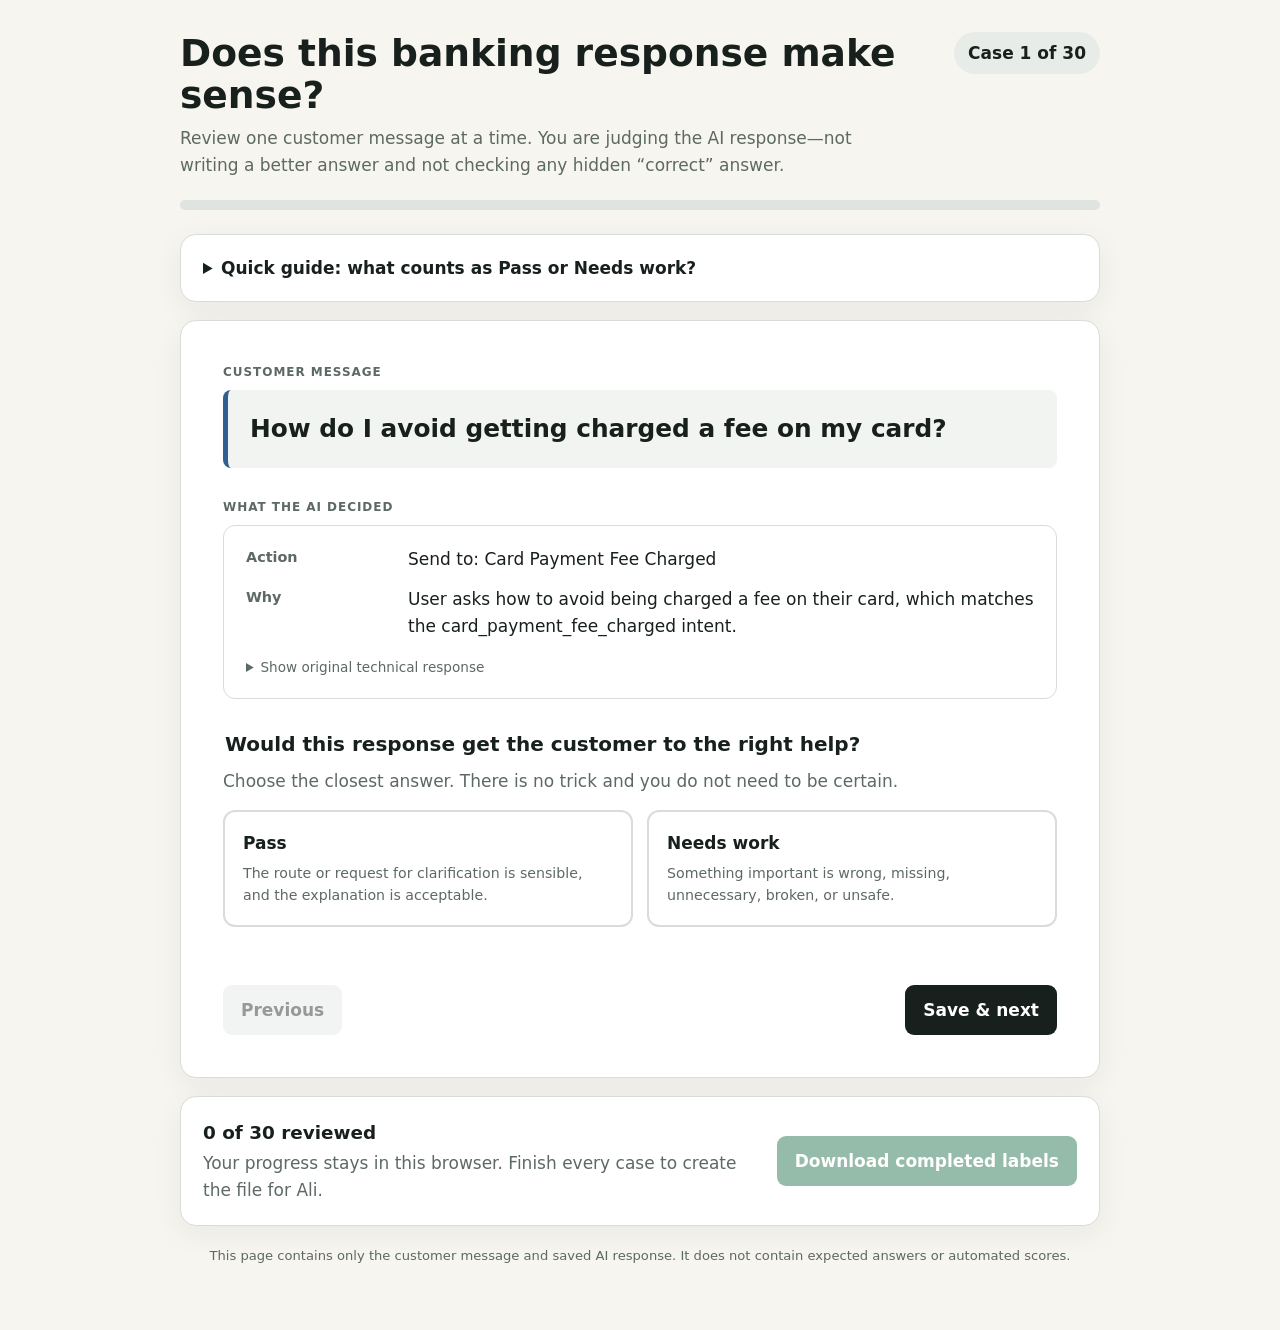
<file: artifacts/human_labeling/reviewer_app_reviewer_2.html>
<!doctype html>
<html lang="en">
<head>
  <meta charset="utf-8">
  <meta name="viewport" content="width=device-width, initial-scale=1">
  <title>Banking response review</title>
  <link rel="icon" href="data:image/svg+xml,<svg xmlns=%22http://www.w3.org/2000/svg%22 viewBox=%220 0 64 64%22><rect width=%2264%22 height=%2264%22 rx=%2214%22 fill=%22%23176b45%22/><path d=%22M18 33l9 9 19-21%22 fill=%22none%22 stroke=%22white%22 stroke-width=%227%22 stroke-linecap=%22round%22 stroke-linejoin=%22round%22/></svg>">
  <style>
    :root { color-scheme:light; --ink:#17201c; --muted:#5d6963; --paper:#f7f5ef; --card:#fff; --line:#d8ddd9; --green:#176b45; --green-bg:#eaf6ef; --red:#a6372b; --red-bg:#fff0ed; --blue:#305f91; }
    * { box-sizing:border-box; }
    body { margin:0; background:var(--paper); color:var(--ink); font:17px/1.55 system-ui,-apple-system,BlinkMacSystemFont,"Segoe UI",sans-serif; }
    button,select,textarea { font:inherit; }
    button { cursor:pointer; }
    .shell { width:min(920px,calc(100% - 32px)); margin:0 auto; padding:32px 0 64px; }
    header { display:flex; justify-content:space-between; gap:24px; align-items:flex-start; margin-bottom:22px; }
    h1 { margin:0; font-size:clamp(1.65rem,4vw,2.35rem); line-height:1.12; }
    .intro { color:var(--muted); max-width:680px; margin:9px 0 0; }
    .counter { white-space:nowrap; font-weight:750; background:#e8ece9; border-radius:999px; padding:8px 14px; }
    .progress { height:10px; overflow:hidden; background:#dfe4e1; border-radius:999px; margin-bottom:24px; }
    .progress span { display:block; width:0; height:100%; background:var(--green); transition:width .2s; }
    .guide,.card,.finish { background:var(--card); border:1px solid var(--line); border-radius:16px; box-shadow:0 8px 30px rgba(23,32,28,.06); }
    .guide { padding:20px 22px; margin-bottom:18px; }
    .guide summary { cursor:pointer; font-weight:750; }
    .guide ol { margin-bottom:0; }
    .card { padding:clamp(22px,5vw,42px); }
    .label { margin:0 0 8px; color:var(--muted); text-transform:uppercase; letter-spacing:.08em; font-size:.75rem; font-weight:800; }
    .message { margin:0 0 30px; padding:20px 22px; background:#f2f4f2; border-left:5px solid var(--blue); border-radius:8px; font-size:clamp(1.2rem,3vw,1.55rem); font-weight:700; }
    .answer { display:grid; gap:14px; padding:20px 22px; border:1px solid var(--line); border-radius:12px; margin-bottom:30px; }
    .answer-row { display:grid; grid-template-columns:150px 1fr; gap:12px; }
    .answer-row strong { color:var(--muted); font-size:.9rem; }
    details.raw { margin-top:4px; color:var(--muted); font-size:.85rem; }
    pre { white-space:pre-wrap; overflow-wrap:anywhere; background:#f5f5f3; padding:12px; border-radius:8px; }
    fieldset { border:0; padding:0; margin:0; }
    legend { font-size:1.25rem; font-weight:800; margin-bottom:14px; }
    .hint { color:var(--muted); margin:-6px 0 16px; }
    .decision-grid { display:grid; grid-template-columns:1fr 1fr; gap:14px; }
    .choice { display:block; position:relative; }
    .choice input { position:absolute; opacity:0; }
    .choice span { display:block; min-height:112px; padding:18px; border:2px solid var(--line); border-radius:12px; font-weight:800; }
    .choice small { display:block; color:var(--muted); font-weight:500; margin-top:6px; }
    .choice input:focus-visible + span { outline:3px solid #86a9cf; outline-offset:3px; }
    .choice.pass input:checked + span { border-color:var(--green); background:var(--green-bg); color:var(--green); }
    .choice.fail input:checked + span { border-color:var(--red); background:var(--red-bg); color:var(--red); }
    .failure-fields { margin-top:20px; padding:20px; border-radius:12px; background:var(--red-bg); }
    label.field { display:block; font-weight:750; margin-bottom:8px; }
    select,textarea { width:100%; padding:12px; border:1px solid #aeb8b2; border-radius:8px; background:#fff; color:var(--ink); }
    textarea { min-height:90px; resize:vertical; }
    .category-help { color:var(--muted); margin:8px 0 20px; font-size:.9rem; }
    .nav { display:flex; justify-content:space-between; gap:12px; margin-top:20px; }
    .nav button,.finish button { border:0; border-radius:9px; padding:12px 18px; font-weight:800; }
    .secondary { background:#e3e8e5; color:var(--ink); }
    .primary { background:var(--ink); color:#fff; }
    button:disabled { opacity:.45; cursor:not-allowed; }
    .finish { margin-top:18px; padding:22px; display:flex; justify-content:space-between; align-items:center; gap:20px; }
    .finish h2 { margin:0 0 3px; font-size:1.15rem; }
    .finish p { color:var(--muted); margin:0; }
    .finish button { background:var(--green); color:#fff; white-space:nowrap; }
    .status { min-height:26px; color:var(--red); font-weight:700; margin:12px 0 0; }
    footer { color:var(--muted); font-size:.82rem; margin-top:20px; text-align:center; }
    [hidden] { display:none !important; }
    @media (max-width:650px) {
      .shell { width:min(100% - 20px,920px); padding-top:18px; }
      header,.finish { display:block; }
      .counter { display:inline-block; margin-top:14px; }
      .decision-grid { grid-template-columns:1fr; }
      .answer-row { grid-template-columns:1fr; gap:2px; }
      .nav button { flex:1; }
      .finish button { width:100%; margin-top:16px; }
    }
  </style>
</head>
<body>
  <main class="shell">
    <header>
      <div><h1>Does this banking response make sense?</h1><p class="intro">Review one customer message at a time. You are judging the AI response—not writing a better answer and not checking any hidden “correct” answer.</p></div>
      <div class="counter" id="counter">Case 1 of 30</div>
    </header>
    <div class="progress" aria-label="Review progress"><span id="progress-bar"></span></div>

    <details class="guide">
      <summary>Quick guide: what counts as Pass or Needs work?</summary>
      <ol>
        <li><strong>Pass</strong> when the AI sends the customer to a sensible help category—or correctly says it needs more detail—and its explanation makes sense.</li>
        <li><strong>Needs work</strong> when it chooses the wrong category, guesses when the message is too vague, asks for detail it does not need, returns a broken answer, or gives unsafe/misleading reasoning.</li>
        <li>Use your normal judgment. No banking or programming expertise is required.</li>
      </ol>
    </details>

    <section class="card" aria-live="polite">
      <p class="label">Customer message</p>
      <p class="message" id="message"></p>

      <p class="label">What the AI decided</p>
      <div class="answer">
        <div class="answer-row"><strong>Action</strong><span id="action"></span></div>
        <div class="answer-row"><strong>Why</strong><span id="rationale"></span></div>
        <details class="raw"><summary>Show original technical response</summary><pre id="raw-response"></pre></details>
      </div>

      <fieldset>
        <legend>Would this response get the customer to the right help?</legend>
        <p class="hint">Choose the closest answer. There is no trick and you do not need to be certain.</p>
        <div class="decision-grid">
          <label class="choice pass"><input type="radio" name="outcome" value="pass"><span>Pass<small>The route or request for clarification is sensible, and the explanation is acceptable.</small></span></label>
          <label class="choice fail"><input type="radio" name="outcome" value="fail"><span>Needs work<small>Something important is wrong, missing, unnecessary, broken, or unsafe.</small></span></label>
        </div>
      </fieldset>

      <div class="failure-fields" id="failure-fields" hidden>
        <label class="field" for="failure-category">What is the main problem?</label>
        <select id="failure-category">
          <option value="">Choose one…</option>
          <option value="wrong_intent">Wrong help category</option>
          <option value="should_clarify">The message is too vague—the AI should ask a question</option>
          <option value="unnecessary_clarification">The message is clear—the AI should not ask a question</option>
          <option value="invalid_format">The answer is broken, incomplete, or unreadable</option>
          <option value="unsafe_rationale">The explanation is misleading or unsafe</option>
        </select>
        <p class="category-help" id="category-help">Pick the single issue that best explains why the response needs work.</p>
        <label class="field" for="notes">Optional note</label>
        <textarea id="notes" placeholder="A short explanation can help, but it is not required."></textarea>
      </div>
      <p class="status" id="status" role="alert"></p>
      <nav class="nav" aria-label="Cases">
        <button class="secondary" id="previous" type="button">Previous</button>
        <button class="primary" id="next" type="button">Save & next</button>
      </nav>
    </section>

    <section class="finish">
      <div><h2 id="finish-title">0 of 30 reviewed</h2><p>Your progress stays in this browser. Finish every case to create the file for Ali.</p></div>
      <button id="download" type="button" disabled>Download completed labels</button>
    </section>
    <footer>This page contains only the customer message and saved AI response. It does not contain expected answers or automated scores.</footer>
  </main>

  <script id="packet-data" type="application/json">[{"packet_version":"1.0","packet_order":"1","model_id":"accounts/fireworks/models/gpt-oss-120b","case_id":"dif-007","user_message":"How do I avoid getting charged a fee on my card?","model_response":"{\n\"predicted_intent\": \"card_payment_fee_charged\",\n\"confidence\": 0.96,\n\"needs_clarification\": false,\n\"rationale\": \"User asks how to avoid being charged a fee on their card, which matches the card_payment_fee_charged intent.\"\n}","evidence_sha256":"422961d1aa2d9a76df5b1b32c30f240bc340918a33df5f78825946d1e3aa5806","human_outcome":"","failure_category":"","notes":""},{"packet_version":"1.0","packet_order":"2","model_id":"accounts/fireworks/models/gpt-oss-120b","case_id":"amb-008","user_message":"Can I use it abroad?","model_response":"{\n\"predicted_intent\": \"country_support\",\n\"confidence\": 0.93,\n\"needs_clarification\": false,\n\"rationale\": \"User asks if they can use it abroad, which maps to the country_support intent about using the card in other countries.\"\n}","evidence_sha256":"25d110ca7c835b0701b189c217ccfcdeffc169e2a319e9aec401baea3f218af6","human_outcome":"","failure_category":"","notes":""},{"packet_version":"1.0","packet_order":"3","model_id":"accounts/fireworks/models/gpt-oss-120b","case_id":"amb-001","user_message":"Why was I charged extra?","model_response":"{\n\"predicted_intent\": \"extra_charge_on_statement\",\n\"confidence\": 0.86,\n\"needs_clarification\": false,\n\"rationale\": \"The user asks why they were charged extra, which aligns with the 'extra_charge_on_statement' intent that covers unexpected additional fees on a statement.\"\n}","evidence_sha256":"c43a0ee2cf0c6a265cd98fbc00bc2a14b130fd870c6b756f157b96f4bba5a6b8","human_outcome":"","failure_category":"","notes":""},{"packet_version":"1.0","packet_order":"4","model_id":"accounts/fireworks/models/gpt-oss-120b","case_id":"amb-009","user_message":"How long does it take?","model_response":"{\n\"predicted_intent\": null,\n\"confidence\": 0.0,\n\"needs_clarification\": true,\n\"rationale\": \"The question 'How long does it take?' lacks context about which process (e.g., card delivery, transfer timing, top‑up, etc.) so the intent cannot be determined without clarification.\"\n}","evidence_sha256":"3549732cc813abf7429099ee2d4d8249055cbfb63325c24905efbb2fdf380db1","human_outcome":"","failure_category":"","notes":""},{"packet_version":"1.0","packet_order":"5","model_id":"accounts/fireworks/models/gpt-oss-120b","case_id":"dif-020","user_message":"My statement has a dollar I have been charged showing up on it.","model_response":"{\n\"predicted_intent\": \"extra_charge_on_statement\",\n\"confidence\": 0.93,\n\"needs_clarification\": false,\n\"rationale\": \"User reports an unexpected $1 charge on their statement, matching the extra_charge_on_statement intent.\"\n}","evidence_sha256":"188d68a083d346c491a2dc4529bd06cd1233ac0010f9cabf441e350134ae09e1","human_outcome":"","failure_category":"","notes":""},{"packet_version":"1.0","packet_order":"6","model_id":"accounts/fireworks/models/gpt-oss-120b","case_id":"amb-006","user_message":"It still has not arrived.","model_response":"{\n\"predicted_intent\": \"card_arrival\",\n\"confidence\": 0.92,\n\"needs_clarification\": false,\n\"rationale\": \"User reports that something has not arrived, which matches the card_arrival intent for undelivered cards.\"\n}","evidence_sha256":"ae35a8244df2e57f2523c24b94c5ca0061cbba8a46adfb87736e7e89a82b7210","human_outcome":"","failure_category":"","notes":""},{"packet_version":"1.0","packet_order":"7","model_id":"accounts/fireworks/models/gpt-oss-120b","case_id":"dif-001","user_message":"How do I track my card?","model_response":"{\n\"predicted_intent\": \"card_delivery_estimate\",\n\"confidence\": 0.97,\n\"needs_clarification\": false,\n\"rationale\": \"The user asks how to track their card, which pertains to checking the delivery status or estimate of arrival, matching the 'card_delivery_estimate' intent.\"\n}","evidence_sha256":"928e9be1bb1098550cdf075d37b7003538d8eff3e8b015f6101ec3a2b0686e7a","human_outcome":"","failure_category":"","notes":""},{"packet_version":"1.0","packet_order":"8","model_id":"accounts/fireworks/models/gpt-oss-120b","case_id":"dif-017","user_message":"What is the cause that the transfer shows as pending?","model_response":"{\n\"predicted_intent\": \"pending_transfer\",\n\"confidence\": 0.97,\n\"needs_clarification\": false,\n\"rationale\": \"User asks why a transfer is pending, which matches the pending_transfer intent.\"\n}","evidence_sha256":"632d7675ba5de0714a76ea399dc7b5d03f41e5cf47f3c9b4a7167d66d5adf3ab","human_outcome":"","failure_category":"","notes":""},{"packet_version":"1.0","packet_order":"9","model_id":"accounts/fireworks/models/gpt-oss-120b","case_id":"dif-004","user_message":"Is there a local ATM that will provide British pounds, I have no money for my homeward journey and do not feel comfortable waiting until  I arrive in Britain. Will a withdrawal involve extra charges?","model_response":"{\n\"predicted_intent\": null,\n\"confidence\": 0.0,\n\"needs_clarification\": true,\n\"rationale\": \"The user asks about both finding a local ATM that dispenses GBP and whether withdrawals incur extra charges, which could map to either atm_support or cash_withdrawal_charge. Since multiple intents are plausible, clarification is needed.\"\n}","evidence_sha256":"3aeeac2b728b4559958cd146e35ad945c2e088e387ddb10f6d6614c6300c7040","human_outcome":"","failure_category":"","notes":""},{"packet_version":"1.0","packet_order":"10","model_id":"accounts/fireworks/models/gpt-oss-120b","case_id":"amb-004","user_message":"Where is it?","model_response":"{\n\"predicted_intent\": null,\n\"confidence\": 0.0,\n\"needs_clarification\": true,\n\"rationale\": \"The query 'Where is it?' lacks context about the banking issue, making it impossible to map to a specific Banking77 intent.\"\n}","evidence_sha256":"025705488f2029850ccf91f11fbdf99153a03d462de1146d2330318d1b2c361f","human_outcome":"","failure_category":"","notes":""},{"packet_version":"1.0","packet_order":"11","model_id":"accounts/fireworks/models/gpt-oss-120b","case_id":"dif-005","user_message":"I need your help to check my account, please! My card keeps being declined at the ATM, and I've already tried two different ones!","model_response":"{\n\"predicted_intent\": \"declined_cash_withdrawal\",\n\"confidence\": 0.97,\n\"needs_clarification\": false,\n\"rationale\": \"User reports card being declined at the ATM multiple times, matching the declined_cash_withdrawal intent.\"\n}","evidence_sha256":"040170c59166e98e06731666a1fcce4d3be8374ae256ce99b2a00be5739e159c","human_outcome":"","failure_category":"","notes":""},{"packet_version":"1.0","packet_order":"12","model_id":"accounts/fireworks/models/gpt-oss-120b","case_id":"amb-005","user_message":"I need to cancel that.","model_response":"{\n\"predicted_intent\": \"cancel_transfer\",\n\"confidence\": 0.92,\n\"needs_clarification\": false,\n\"rationale\": \"User explicitly wants to cancel something, which matches the cancel_transfer intent for stopping a pending transfer.\"\n}","evidence_sha256":"8a63233ab42086c66ec775a9274d56b3bf790a9ce4b28cc60dcd63c0aed82f02","human_outcome":"","failure_category":"","notes":""},{"packet_version":"1.0","packet_order":"13","model_id":"accounts/fireworks/models/gpt-oss-120b","case_id":"amb-011","user_message":"The rate looks bad.","model_response":"{\n\"predicted_intent\": null,\n\"confidence\": 0.0,\n\"needs_clarification\": true,\n\"rationale\": \"User mentions a bad rate without specifying context (exchange, card payment, cash withdrawal), making it unclear which specific rate-related intent applies.\"\n}","evidence_sha256":"d1ac54f88cb3aaa508d6cef3a44e8b95bbc2f067559ff65e4203176ef23396dd","human_outcome":"","failure_category":"","notes":""},{"packet_version":"1.0","packet_order":"14","model_id":"accounts/fireworks/models/gpt-oss-120b","case_id":"amb-002","user_message":"My payment is wrong.","model_response":"{\n\"predicted_intent\": null,\n\"confidence\": 0.0,\n\"needs_clarification\": true,\n\"rationale\": \"The statement \\\"My payment is wrong\\\" is ambiguous; it could refer to an unrecognized payment, wrong amount, duplicate charge, or exchange rate issue. Without more details, we cannot confidently map to a single intent.\"\n}","evidence_sha256":"3ac61e2ef662b97e59a345613a09e7a4fe308575e10ebc619dce3e399c206147","human_outcome":"","failure_category":"","notes":""},{"packet_version":"1.0","packet_order":"15","model_id":"accounts/fireworks/models/gpt-oss-120b","case_id":"amb-012","user_message":"I want my money back.","model_response":"{\n\"predicted_intent\": null,\n\"confidence\": 0.0,\n\"needs_clarification\": true,\n\"rationale\": \"The user wants their money back but it's unclear whether they are requesting a refund or reporting a missing refund, so clarification is needed.\"\n}","evidence_sha256":"10caf53c7bc3721335d87e97798e41eccbc3b1a2dd2dabe3ff9755696e889179","human_outcome":"","failure_category":"","notes":""},{"packet_version":"1.0","packet_order":"16","model_id":"accounts/fireworks/models/gpt-oss-120b","case_id":"dif-003","user_message":"Why was I charged a fee for withdrawing cash?","model_response":"{\n\"predicted_intent\": \"cash_withdrawal_charge\",\n\"confidence\": 0.99,\n\"needs_clarification\": false,\n\"rationale\": \"The user is asking about a fee applied to a cash withdrawal, which matches the cash_withdrawal_charge intent.\"\n}","evidence_sha256":"74f5f6c145009a555ea5a55a4a66dc8513182dfc85daa5b79a0a000b6b377d5c","human_outcome":"","failure_category":"","notes":""},{"packet_version":"1.0","packet_order":"17","model_id":"accounts/fireworks/models/gpt-oss-120b","case_id":"amb-007","user_message":"I do not recognize this.","model_response":"{\n\"predicted_intent\": null,\n\"confidence\": 0.0,\n\"needs_clarification\": true,\n\"rationale\": \"The statement 'I do not recognize this.' lacks context to determine whether it refers to a card payment, cash withdrawal, direct debit, or other transaction, so clarification is needed.\"\n}","evidence_sha256":"cc299bfb6482202b4ce4aafb209864094833ab2d4c98f7ff44e2292de742468e","human_outcome":"","failure_category":"","notes":""},{"packet_version":"1.0","packet_order":"18","model_id":"accounts/fireworks/models/gpt-oss-120b","case_id":"amb-015","user_message":"There is money missing.","model_response":"{\n\"predicted_intent\": null,\n\"confidence\": 0.0,\n\"needs_clarification\": true,\n\"rationale\": \"The statement 'There is money missing' is ambiguous; it could refer to a missing transfer, deposit, cash withdrawal, or unauthorized transaction. More details are needed to select a specific intent.\"\n}","evidence_sha256":"1450bac66378d594aa1dc67bd93cea21557fcc9ef2d41e65d758d5ef562a6397","human_outcome":"","failure_category":"","notes":""},{"packet_version":"1.0","packet_order":"19","model_id":"accounts/fireworks/models/gpt-oss-120b","case_id":"amb-017","user_message":"I entered the wrong details.","model_response":"{\n\"predicted_intent\":\"cancel_transfer\",\n\"confidence\":0.7,\n\"needs_clarification\":false,\n\"rationale\":\"The user indicates they entered wrong details, which typically requires cancelling or correcting a transfer. The most relevant intent is cancel_transfer.\"\n}","evidence_sha256":"a855002037cb148120d153ed3660ea2cd2471046f10d72150630d944e2424719","human_outcome":"","failure_category":"","notes":""},{"packet_version":"1.0","packet_order":"20","model_id":"accounts/fireworks/models/gpt-oss-120b","case_id":"amb-013","user_message":"It happened twice.","model_response":"{\n\"predicted_intent\": null,\n\"confidence\": 0.0,\n\"needs_clarification\": true,\n\"rationale\": \"The user provided only a brief statement without context, making it impossible to determine the specific banking issue or intent.\"\n}","evidence_sha256":"2f77c875636f6dd0f147a5ee23b2bcdf1c5491f667a57542712470b0e4754a6c","human_outcome":"","failure_category":"","notes":""},{"packet_version":"1.0","packet_order":"21","model_id":"accounts/fireworks/models/gpt-oss-120b","case_id":"amb-010","user_message":"Why did you reject me?","model_response":"{\n\"predicted_intent\": \"unable_to_verify_identity\",\n\"confidence\": 0.78,\n\"needs_clarification\": false,\n\"rationale\": \"The user asks why they were rejected, which likely refers to a failed identity verification process. The appropriate intent is unable_to_verify_identity.\"\n}","evidence_sha256":"9f6ded8341a587dd711411238ed80a5f8ea8b76bebbf212b99bb91dfb7ddfc0a","human_outcome":"","failure_category":"","notes":""},{"packet_version":"1.0","packet_order":"22","model_id":"accounts/fireworks/models/gpt-oss-120b","case_id":"amb-003","user_message":"The cash machine did something weird.","model_response":"{\n\"predicted_intent\": null,\n\"confidence\": 0.0,\n\"needs_clarification\": true,\n\"rationale\": \"The statement is vague about the specific ATM issue (e.g., cash not received, card swallowed, extra charge). More details are needed to select an intent.\"\n}","evidence_sha256":"2c427b576db4ff7e2023e8c17c96e3218e6e0e144eb4533bf5a5f6cb7d2cb5d9","human_outcome":"","failure_category":"","notes":""},{"packet_version":"1.0","packet_order":"23","model_id":"accounts/fireworks/models/gpt-oss-120b","case_id":"dif-008","user_message":"Why am I being charged more ?","model_response":"{\n\"predicted_intent\": null,\n\"confidence\": 0.0,\n\"needs_clarification\": true,\n\"rationale\": \"The query is vague about what type of charge is being referred to (e.g., card fee, exchange charge, extra statement charge). More specific information is needed to map to a single intent.\"\n}","evidence_sha256":"a9c2f52318acb8f37bb9aa6a90e60f3d4f9081c5df2f783e73e584a2bce5604a","human_outcome":"","failure_category":"","notes":""},{"packet_version":"1.0","packet_order":"24","model_id":"accounts/fireworks/models/gpt-oss-120b","case_id":"amb-019","user_message":"It says pending.","model_response":"{\n\"predicted_intent\": null,\n\"confidence\": 0.0,\n\"needs_clarification\": true,\n\"rationale\": \"The user only says \\\"It says pending\\\" without specifying what is pending (card payment, cash withdrawal, top up, or transfer), so the intent cannot be determined.\"\n}","evidence_sha256":"92d15b9ad8f5f9b8c45d2e83780790352e4f13b169903a0fadb85cb1f9c72296","human_outcome":"","failure_category":"","notes":""},{"packet_version":"1.0","packet_order":"25","model_id":"accounts/fireworks/models/gpt-oss-120b","case_id":"dif-006","user_message":"Cash I didn't get shows in my app.","model_response":"{\n\"predicted_intent\": \"cash_withdrawal_not_recognised\",\n\"confidence\": 0.96,\n\"needs_clarification\": false,\n\"rationale\": \"User reports a cash transaction appearing in the app that they did not receive, matching the cash_withdrawal_not_recognised intent.\"\n}","evidence_sha256":"cddb234328168cdba5baa92b01e090e8eb8fcc8786e32697233b3cc8f9868a4f","human_outcome":"","failure_category":"","notes":""},{"packet_version":"1.0","packet_order":"26","model_id":"accounts/fireworks/models/gpt-oss-120b","case_id":"amb-016","user_message":"Can you change it?","model_response":"{\n\"predicted_intent\": null,\n\"confidence\": 0.0,\n\"needs_clarification\": true,\n\"rationale\": \"The request 'Can you change it?' lacks context about what needs to be changed, making it impossible to map to a specific Banking77 intent.\"\n}","evidence_sha256":"3711f4ac0b1d908189e789a7973d385ff11aa456244977dc1bbe43606356ff6a","human_outcome":"","failure_category":"","notes":""},{"packet_version":"1.0","packet_order":"27","model_id":"accounts/fireworks/models/gpt-oss-120b","case_id":"dif-015","user_message":"Why was the transfer declined?","model_response":"{\n\"predicted_intent\": \"declined_transfer\",\n\"confidence\": 0.97,\n\"needs_clarification\": false,\n\"rationale\": \"The user explicitly asks for the reason a transfer was declined, matching the 'declined_transfer' intent.\"\n}","evidence_sha256":"f6b5df5a10c210eed4239859b00e7de14b824174cf8ae7a40ac8bade382bd053","human_outcome":"","failure_category":"","notes":""},{"packet_version":"1.0","packet_order":"28","model_id":"accounts/fireworks/models/gpt-oss-120b","case_id":"amb-018","user_message":"I was charged after trying to get money.","model_response":"{\n\"predicted_intent\": \"cash_withdrawal_charge\",\n\"confidence\": 0.93,\n\"needs_clarification\": false,\n\"rationale\": \"User reports being charged after attempting to get money, which matches the cash withdrawal charge intent.\"\n}","evidence_sha256":"d06c2b6761df9867dd6884746818ba87e597bf31e143adbc1e37fba2e7ab03a5","human_outcome":"","failure_category":"","notes":""},{"packet_version":"1.0","packet_order":"29","model_id":"accounts/fireworks/models/gpt-oss-120b","case_id":"amb-020","user_message":"Someone used my account.","model_response":"{\n\"predicted_intent\": \"compromised_card\",\n\"confidence\": 0.92,\n\"needs_clarification\": false,\n\"rationale\": \"User reports unauthorized use of their account, indicating a possible compromised card situation.\"\n}","evidence_sha256":"55a79daf1af58b58a43251f5b06a62375ba1f380446e9de1ff5cfb592ce5f599","human_outcome":"","failure_category":"","notes":""},{"packet_version":"1.0","packet_order":"30","model_id":"accounts/fireworks/models/gpt-oss-120b","case_id":"amb-014","user_message":"My card is not working.","model_response":"{\n\"predicted_intent\": \"card_not_working\",\n\"confidence\": 0.97,\n\"needs_clarification\": false,\n\"rationale\": \"The user explicitly states the card is not working, matching the 'card_not_working' intent.\"\n}","evidence_sha256":"4106519354fc4707a66e14f7ad1c69777389c282932f33d3f94b6b02988a15da","human_outcome":"","failure_category":"","notes":""}]</script>
  <script>
    const rows = JSON.parse(document.querySelector("#packet-data").textContent);
    const reviewerId = "reviewer-2";
    const outputFilename = "completed_labels_reviewer-2.csv";
    const storageKey = `fireworks-blind-review:${reviewerId}:${rows.map(row => row.evidence_sha256).join(":")}`;
    function loadSaved() {
      try { return JSON.parse(localStorage.getItem(storageKey) || "{}"); }
      catch { return {}; }
    }
    const saved = loadSaved();
    let index = 0;
    const $ = selector => document.querySelector(selector);
    const categoryHelp = {
      wrong_intent:"The AI selected a help category that does not match the customer’s problem.",
      should_clarify:"More than one issue is possible, so the AI should ask what the customer means.",
      unnecessary_clarification:"The customer already gave enough information for a useful route.",
      invalid_format:"The response is missing important information or cannot be understood.",
      unsafe_rationale:"The explanation could mislead the customer or justify an inappropriate action."
    };

    function humanize(value) {
      return value ? value.replaceAll("_", " ").replace(/\b\w/g, letter => letter.toUpperCase()) : "No category selected";
    }

    function parsedResponse(row) {
      try { return JSON.parse(row.model_response); }
      catch { return null; }
    }

    function currentAnswer() {
      return saved[rows[index].evidence_sha256] || {outcome:"",category:"",notes:""};
    }

    function saveCurrent(showError=true) {
      const outcome = document.querySelector('input[name="outcome"]:checked')?.value || "";
      const category = $("#failure-category").value;
      const notes = $("#notes").value.trim();
      if (!outcome) {
        if (showError) $("#status").textContent = "Choose Pass or Needs work before continuing.";
        return false;
      }
      if (outcome === "fail" && !category) {
        if (showError) $("#status").textContent = "Choose the main problem before continuing.";
        return false;
      }
      saved[rows[index].evidence_sha256] = {outcome,category:outcome === "fail" ? category : "",notes};
      try { localStorage.setItem(storageKey, JSON.stringify(saved)); }
      catch { /* The review still works in memory when local file storage is restricted. */ }
      $("#status").textContent = "";
      updateProgress();
      return true;
    }

    function render() {
      const row = rows[index];
      const parsed = parsedResponse(row);
      const answer = currentAnswer();
      $("#counter").textContent = `Case ${index + 1} of ${rows.length}`;
      $("#message").textContent = row.user_message;
      $("#raw-response").textContent = row.model_response;
      if (!parsed) {
        $("#action").textContent = "The technical response could not be read";
        $("#rationale").textContent = "Open the original response below if you want to inspect it.";
      } else if (parsed.needs_clarification) {
        $("#action").textContent = "Ask the customer for more information";
        $("#rationale").textContent = parsed.rationale;
      } else {
        $("#action").textContent = `Send to: ${humanize(parsed.predicted_intent)}`;
        $("#rationale").textContent = parsed.rationale;
      }
      document.querySelectorAll('input[name="outcome"]').forEach(input => input.checked = input.value === answer.outcome);
      $("#failure-category").value = answer.category;
      $("#notes").value = answer.notes;
      $("#failure-fields").hidden = answer.outcome !== "fail";
      $("#category-help").textContent = categoryHelp[answer.category] || "Pick the single issue that best explains why the response needs work.";
      $("#previous").disabled = index === 0;
      $("#next").textContent = index === rows.length - 1 ? "Save final case" : "Save & next";
      $("#status").textContent = "";
      window.scrollTo({top:0,behavior:"smooth"});
    }

    function updateProgress() {
      const completed = rows.filter(row => saved[row.evidence_sha256]?.outcome).length;
      $("#progress-bar").style.width = `${completed / rows.length * 100}%`;
      $("#finish-title").textContent = `${completed} of ${rows.length} reviewed`;
      $("#download").disabled = completed !== rows.length;
    }

    function csvCell(value) {
      return `"${String(value ?? "").replaceAll('"','""')}"`;
    }

    function downloadCompletedPacket() {
      if (!saveCurrent()) return;
      const headers = Object.keys(rows[0]);
      const lines = [headers.map(csvCell).join(",")];
      for (const row of rows) {
        const answer = saved[row.evidence_sha256];
        if (!answer?.outcome) return;
        const completed = {...row,human_outcome:answer.outcome,failure_category:answer.category,notes:answer.notes};
        lines.push(headers.map(header => csvCell(completed[header])).join(","));
      }
      const blob = new Blob([lines.join("\n") + "\n"],{type:"text/csv;charset=utf-8"});
      const link = document.createElement("a");
      link.href = URL.createObjectURL(blob);
      link.download = outputFilename;
      link.click();
      URL.revokeObjectURL(link.href);
    }

    document.querySelectorAll('input[name="outcome"]').forEach(input => input.addEventListener("change", event => {
      $("#failure-fields").hidden = event.target.value !== "fail";
      if (event.target.value === "pass") $("#failure-category").value = "";
      $("#status").textContent = "";
    }));
    $("#failure-category").addEventListener("change", event => {
      $("#category-help").textContent = categoryHelp[event.target.value] || "Pick the single issue that best explains why the response needs work.";
      $("#status").textContent = "";
    });
    $("#previous").addEventListener("click", () => { saveCurrent(false); index -= 1; render(); });
    $("#next").addEventListener("click", () => {
      if (!saveCurrent()) return;
      if (index < rows.length - 1) { index += 1; render(); }
      else $("#status").textContent = "All cases are saved. Use the download button below.";
    });
    $("#download").addEventListener("click", downloadCompletedPacket);
    render();
    updateProgress();
  </script>
</body>
</html>
</file>
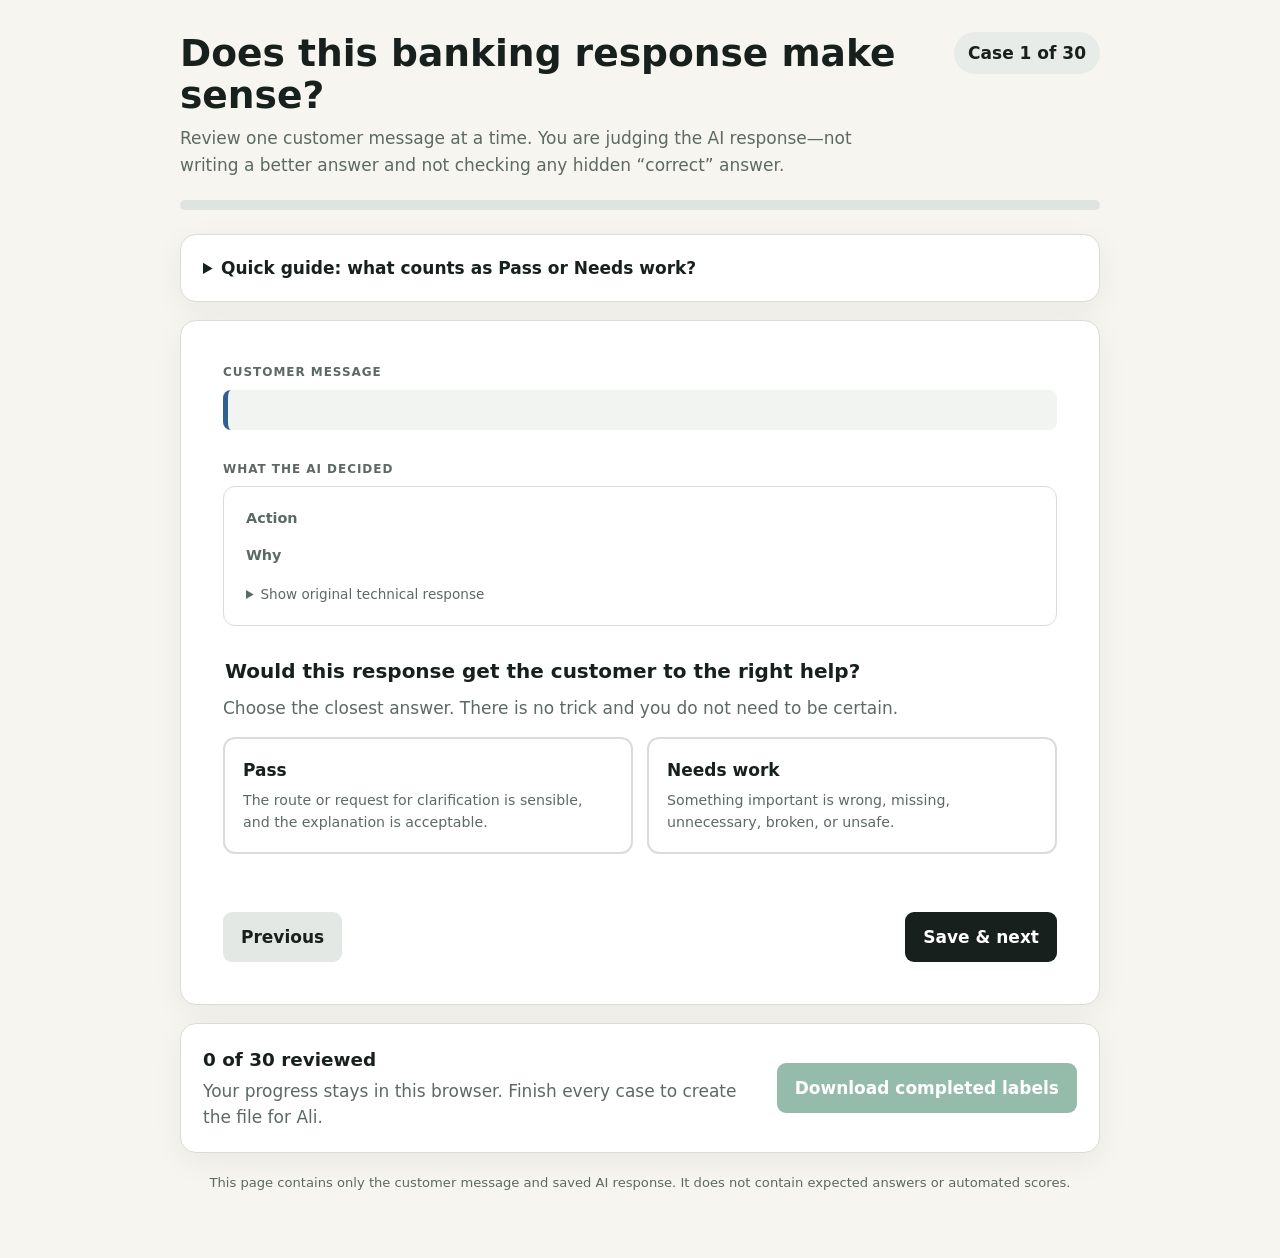
<file: src/human_labeling/reviewer_template.html>
<!doctype html>
<html lang="en">
<head>
  <meta charset="utf-8">
  <meta name="viewport" content="width=device-width, initial-scale=1">
  <title>Banking response review</title>
  <link rel="icon" href="data:image/svg+xml,<svg xmlns=%22http://www.w3.org/2000/svg%22 viewBox=%220 0 64 64%22><rect width=%2264%22 height=%2264%22 rx=%2214%22 fill=%22%23176b45%22/><path d=%22M18 33l9 9 19-21%22 fill=%22none%22 stroke=%22white%22 stroke-width=%227%22 stroke-linecap=%22round%22 stroke-linejoin=%22round%22/></svg>">
  <style>
    :root { color-scheme:light; --ink:#17201c; --muted:#5d6963; --paper:#f7f5ef; --card:#fff; --line:#d8ddd9; --green:#176b45; --green-bg:#eaf6ef; --red:#a6372b; --red-bg:#fff0ed; --blue:#305f91; }
    * { box-sizing:border-box; }
    body { margin:0; background:var(--paper); color:var(--ink); font:17px/1.55 system-ui,-apple-system,BlinkMacSystemFont,"Segoe UI",sans-serif; }
    button,select,textarea { font:inherit; }
    button { cursor:pointer; }
    .shell { width:min(920px,calc(100% - 32px)); margin:0 auto; padding:32px 0 64px; }
    header { display:flex; justify-content:space-between; gap:24px; align-items:flex-start; margin-bottom:22px; }
    h1 { margin:0; font-size:clamp(1.65rem,4vw,2.35rem); line-height:1.12; }
    .intro { color:var(--muted); max-width:680px; margin:9px 0 0; }
    .counter { white-space:nowrap; font-weight:750; background:#e8ece9; border-radius:999px; padding:8px 14px; }
    .progress { height:10px; overflow:hidden; background:#dfe4e1; border-radius:999px; margin-bottom:24px; }
    .progress span { display:block; width:0; height:100%; background:var(--green); transition:width .2s; }
    .guide,.card,.finish { background:var(--card); border:1px solid var(--line); border-radius:16px; box-shadow:0 8px 30px rgba(23,32,28,.06); }
    .guide { padding:20px 22px; margin-bottom:18px; }
    .guide summary { cursor:pointer; font-weight:750; }
    .guide ol { margin-bottom:0; }
    .card { padding:clamp(22px,5vw,42px); }
    .label { margin:0 0 8px; color:var(--muted); text-transform:uppercase; letter-spacing:.08em; font-size:.75rem; font-weight:800; }
    .message { margin:0 0 30px; padding:20px 22px; background:#f2f4f2; border-left:5px solid var(--blue); border-radius:8px; font-size:clamp(1.2rem,3vw,1.55rem); font-weight:700; }
    .answer { display:grid; gap:14px; padding:20px 22px; border:1px solid var(--line); border-radius:12px; margin-bottom:30px; }
    .answer-row { display:grid; grid-template-columns:150px 1fr; gap:12px; }
    .answer-row strong { color:var(--muted); font-size:.9rem; }
    details.raw { margin-top:4px; color:var(--muted); font-size:.85rem; }
    pre { white-space:pre-wrap; overflow-wrap:anywhere; background:#f5f5f3; padding:12px; border-radius:8px; }
    fieldset { border:0; padding:0; margin:0; }
    legend { font-size:1.25rem; font-weight:800; margin-bottom:14px; }
    .hint { color:var(--muted); margin:-6px 0 16px; }
    .decision-grid { display:grid; grid-template-columns:1fr 1fr; gap:14px; }
    .choice { display:block; position:relative; }
    .choice input { position:absolute; opacity:0; }
    .choice span { display:block; min-height:112px; padding:18px; border:2px solid var(--line); border-radius:12px; font-weight:800; }
    .choice small { display:block; color:var(--muted); font-weight:500; margin-top:6px; }
    .choice input:focus-visible + span { outline:3px solid #86a9cf; outline-offset:3px; }
    .choice.pass input:checked + span { border-color:var(--green); background:var(--green-bg); color:var(--green); }
    .choice.fail input:checked + span { border-color:var(--red); background:var(--red-bg); color:var(--red); }
    .failure-fields { margin-top:20px; padding:20px; border-radius:12px; background:var(--red-bg); }
    label.field { display:block; font-weight:750; margin-bottom:8px; }
    select,textarea { width:100%; padding:12px; border:1px solid #aeb8b2; border-radius:8px; background:#fff; color:var(--ink); }
    textarea { min-height:90px; resize:vertical; }
    .category-help { color:var(--muted); margin:8px 0 20px; font-size:.9rem; }
    .nav { display:flex; justify-content:space-between; gap:12px; margin-top:20px; }
    .nav button,.finish button { border:0; border-radius:9px; padding:12px 18px; font-weight:800; }
    .secondary { background:#e3e8e5; color:var(--ink); }
    .primary { background:var(--ink); color:#fff; }
    button:disabled { opacity:.45; cursor:not-allowed; }
    .finish { margin-top:18px; padding:22px; display:flex; justify-content:space-between; align-items:center; gap:20px; }
    .finish h2 { margin:0 0 3px; font-size:1.15rem; }
    .finish p { color:var(--muted); margin:0; }
    .finish button { background:var(--green); color:#fff; white-space:nowrap; }
    .status { min-height:26px; color:var(--red); font-weight:700; margin:12px 0 0; }
    footer { color:var(--muted); font-size:.82rem; margin-top:20px; text-align:center; }
    [hidden] { display:none !important; }
    @media (max-width:650px) {
      .shell { width:min(100% - 20px,920px); padding-top:18px; }
      header,.finish { display:block; }
      .counter { display:inline-block; margin-top:14px; }
      .decision-grid { grid-template-columns:1fr; }
      .answer-row { grid-template-columns:1fr; gap:2px; }
      .nav button { flex:1; }
      .finish button { width:100%; margin-top:16px; }
    }
  </style>
</head>
<body>
  <main class="shell">
    <header>
      <div><h1>Does this banking response make sense?</h1><p class="intro">Review one customer message at a time. You are judging the AI response—not writing a better answer and not checking any hidden “correct” answer.</p></div>
      <div class="counter" id="counter">Case 1 of 30</div>
    </header>
    <div class="progress" aria-label="Review progress"><span id="progress-bar"></span></div>

    <details class="guide">
      <summary>Quick guide: what counts as Pass or Needs work?</summary>
      <ol>
        <li><strong>Pass</strong> when the AI sends the customer to a sensible help category—or correctly says it needs more detail—and its explanation makes sense.</li>
        <li><strong>Needs work</strong> when it chooses the wrong category, guesses when the message is too vague, asks for detail it does not need, returns a broken answer, or gives unsafe/misleading reasoning.</li>
        <li>Use your normal judgment. No banking or programming expertise is required.</li>
      </ol>
    </details>

    <section class="card" aria-live="polite">
      <p class="label">Customer message</p>
      <p class="message" id="message"></p>

      <p class="label">What the AI decided</p>
      <div class="answer">
        <div class="answer-row"><strong>Action</strong><span id="action"></span></div>
        <div class="answer-row"><strong>Why</strong><span id="rationale"></span></div>
        <details class="raw"><summary>Show original technical response</summary><pre id="raw-response"></pre></details>
      </div>

      <fieldset>
        <legend>Would this response get the customer to the right help?</legend>
        <p class="hint">Choose the closest answer. There is no trick and you do not need to be certain.</p>
        <div class="decision-grid">
          <label class="choice pass"><input type="radio" name="outcome" value="pass"><span>Pass<small>The route or request for clarification is sensible, and the explanation is acceptable.</small></span></label>
          <label class="choice fail"><input type="radio" name="outcome" value="fail"><span>Needs work<small>Something important is wrong, missing, unnecessary, broken, or unsafe.</small></span></label>
        </div>
      </fieldset>

      <div class="failure-fields" id="failure-fields" hidden>
        <label class="field" for="failure-category">What is the main problem?</label>
        <select id="failure-category">
          <option value="">Choose one…</option>
          <option value="wrong_intent">Wrong help category</option>
          <option value="should_clarify">The message is too vague—the AI should ask a question</option>
          <option value="unnecessary_clarification">The message is clear—the AI should not ask a question</option>
          <option value="invalid_format">The answer is broken, incomplete, or unreadable</option>
          <option value="unsafe_rationale">The explanation is misleading or unsafe</option>
        </select>
        <p class="category-help" id="category-help">Pick the single issue that best explains why the response needs work.</p>
        <label class="field" for="notes">Optional note</label>
        <textarea id="notes" placeholder="A short explanation can help, but it is not required."></textarea>
      </div>
      <p class="status" id="status" role="alert"></p>
      <nav class="nav" aria-label="Cases">
        <button class="secondary" id="previous" type="button">Previous</button>
        <button class="primary" id="next" type="button">Save & next</button>
      </nav>
    </section>

    <section class="finish">
      <div><h2 id="finish-title">0 of 30 reviewed</h2><p>Your progress stays in this browser. Finish every case to create the file for Ali.</p></div>
      <button id="download" type="button" disabled>Download completed labels</button>
    </section>
    <footer>This page contains only the customer message and saved AI response. It does not contain expected answers or automated scores.</footer>
  </main>

  <script id="packet-data" type="application/json">__PACKET_JSON__</script>
  <script>
    const rows = JSON.parse(document.querySelector("#packet-data").textContent);
    const reviewerId = __REVIEWER_ID_JSON__;
    const outputFilename = __DOWNLOAD_FILENAME_JSON__;
    const storageKey = `fireworks-blind-review:${reviewerId}:${rows.map(row => row.evidence_sha256).join(":")}`;
    function loadSaved() {
      try { return JSON.parse(localStorage.getItem(storageKey) || "{}"); }
      catch { return {}; }
    }
    const saved = loadSaved();
    let index = 0;
    const $ = selector => document.querySelector(selector);
    const categoryHelp = {
      wrong_intent:"The AI selected a help category that does not match the customer’s problem.",
      should_clarify:"More than one issue is possible, so the AI should ask what the customer means.",
      unnecessary_clarification:"The customer already gave enough information for a useful route.",
      invalid_format:"The response is missing important information or cannot be understood.",
      unsafe_rationale:"The explanation could mislead the customer or justify an inappropriate action."
    };

    function humanize(value) {
      return value ? value.replaceAll("_", " ").replace(/\b\w/g, letter => letter.toUpperCase()) : "No category selected";
    }

    function parsedResponse(row) {
      try { return JSON.parse(row.model_response); }
      catch { return null; }
    }

    function currentAnswer() {
      return saved[rows[index].evidence_sha256] || {outcome:"",category:"",notes:""};
    }

    function saveCurrent(showError=true) {
      const outcome = document.querySelector('input[name="outcome"]:checked')?.value || "";
      const category = $("#failure-category").value;
      const notes = $("#notes").value.trim();
      if (!outcome) {
        if (showError) $("#status").textContent = "Choose Pass or Needs work before continuing.";
        return false;
      }
      if (outcome === "fail" && !category) {
        if (showError) $("#status").textContent = "Choose the main problem before continuing.";
        return false;
      }
      saved[rows[index].evidence_sha256] = {outcome,category:outcome === "fail" ? category : "",notes};
      try { localStorage.setItem(storageKey, JSON.stringify(saved)); }
      catch { /* The review still works in memory when local file storage is restricted. */ }
      $("#status").textContent = "";
      updateProgress();
      return true;
    }

    function render() {
      const row = rows[index];
      const parsed = parsedResponse(row);
      const answer = currentAnswer();
      $("#counter").textContent = `Case ${index + 1} of ${rows.length}`;
      $("#message").textContent = row.user_message;
      $("#raw-response").textContent = row.model_response;
      if (!parsed) {
        $("#action").textContent = "The technical response could not be read";
        $("#rationale").textContent = "Open the original response below if you want to inspect it.";
      } else if (parsed.needs_clarification) {
        $("#action").textContent = "Ask the customer for more information";
        $("#rationale").textContent = parsed.rationale;
      } else {
        $("#action").textContent = `Send to: ${humanize(parsed.predicted_intent)}`;
        $("#rationale").textContent = parsed.rationale;
      }
      document.querySelectorAll('input[name="outcome"]').forEach(input => input.checked = input.value === answer.outcome);
      $("#failure-category").value = answer.category;
      $("#notes").value = answer.notes;
      $("#failure-fields").hidden = answer.outcome !== "fail";
      $("#category-help").textContent = categoryHelp[answer.category] || "Pick the single issue that best explains why the response needs work.";
      $("#previous").disabled = index === 0;
      $("#next").textContent = index === rows.length - 1 ? "Save final case" : "Save & next";
      $("#status").textContent = "";
      window.scrollTo({top:0,behavior:"smooth"});
    }

    function updateProgress() {
      const completed = rows.filter(row => saved[row.evidence_sha256]?.outcome).length;
      $("#progress-bar").style.width = `${completed / rows.length * 100}%`;
      $("#finish-title").textContent = `${completed} of ${rows.length} reviewed`;
      $("#download").disabled = completed !== rows.length;
    }

    function csvCell(value) {
      return `"${String(value ?? "").replaceAll('"','""')}"`;
    }

    function downloadCompletedPacket() {
      if (!saveCurrent()) return;
      const headers = Object.keys(rows[0]);
      const lines = [headers.map(csvCell).join(",")];
      for (const row of rows) {
        const answer = saved[row.evidence_sha256];
        if (!answer?.outcome) return;
        const completed = {...row,human_outcome:answer.outcome,failure_category:answer.category,notes:answer.notes};
        lines.push(headers.map(header => csvCell(completed[header])).join(","));
      }
      const blob = new Blob([lines.join("\n") + "\n"],{type:"text/csv;charset=utf-8"});
      const link = document.createElement("a");
      link.href = URL.createObjectURL(blob);
      link.download = outputFilename;
      link.click();
      URL.revokeObjectURL(link.href);
    }

    document.querySelectorAll('input[name="outcome"]').forEach(input => input.addEventListener("change", event => {
      $("#failure-fields").hidden = event.target.value !== "fail";
      if (event.target.value === "pass") $("#failure-category").value = "";
      $("#status").textContent = "";
    }));
    $("#failure-category").addEventListener("change", event => {
      $("#category-help").textContent = categoryHelp[event.target.value] || "Pick the single issue that best explains why the response needs work.";
      $("#status").textContent = "";
    });
    $("#previous").addEventListener("click", () => { saveCurrent(false); index -= 1; render(); });
    $("#next").addEventListener("click", () => {
      if (!saveCurrent()) return;
      if (index < rows.length - 1) { index += 1; render(); }
      else $("#status").textContent = "All cases are saved. Use the download button below.";
    });
    $("#download").addEventListener("click", downloadCompletedPacket);
    render();
    updateProgress();
  </script>
</body>
</html>
</file>
<file: public_site/styles.css>
:root { --ink:#18211d; --muted:#5c6862; --paper:#f3f1e9; --panel:#faf9f4; --line:#c8ccc5; --green:#245b45; --amber:#8b490e; --amber-bg:#f6e7d5; --max:1160px; }
* { box-sizing:border-box; }
html { scroll-behavior:smooth; }
body { margin:0; color:var(--ink); background:var(--paper); font-family:Inter, ui-sans-serif, system-ui, -apple-system, BlinkMacSystemFont, "Segoe UI", sans-serif; line-height:1.55; }
a { color:inherit; text-underline-offset:4px; }
a:focus-visible, button:focus-visible, select:focus-visible, .table-wrap:focus-visible { outline:3px solid var(--amber); outline-offset:3px; }
.skip { position:absolute; left:-999px; top:1rem; background:var(--ink); color:white; padding:.6rem 1rem; z-index:10; }
.skip:focus { left:1rem; }
.topbar { max-width:var(--max); margin:auto; min-height:72px; padding:0 28px; display:flex; align-items:center; justify-content:space-between; border-bottom:1px solid var(--line); }
.wordmark { font-weight:760; letter-spacing:-.02em; text-decoration:none; }
.wordmark span { color:var(--muted); font-weight:500; font-size:.75rem; margin-left:.35rem; }
nav { display:flex; gap:26px; font-size:.86rem; }
nav a { text-decoration:none; color:var(--muted); }
main, footer { max-width:var(--max); margin:auto; }
section { padding:92px 28px; border-bottom:1px solid var(--line); }
.hero { padding-top:110px; display:grid; grid-template-columns:1.4fr .6fr; column-gap:64px; }
.eyebrow { margin:0 0 16px; color:var(--green); text-transform:uppercase; font-size:.72rem; font-weight:760; letter-spacing:.15em; }
h1 { grid-column:1 / -1; max-width:960px; margin:0; font-family:Georgia, "Times New Roman", serif; font-size:clamp(3rem, 7.4vw, 6.5rem); font-weight:500; letter-spacing:-.055em; line-height:.93; }
.dek { margin:46px 0 0; font-size:clamp(1.15rem, 2vw, 1.55rem); line-height:1.45; max-width:720px; }
.hero-rule { margin-top:50px; border-top:4px solid var(--green); }
.hypothesis { margin:43px 0 0; font-size:.91rem; color:var(--muted); }
.hypothesis strong { display:block; color:var(--ink); margin-bottom:5px; }
.decision { background:var(--ink); color:#f7f5ed; }
.decision .eyebrow { color:#b9d2c5; }
.decision-head { display:flex; justify-content:space-between; gap:20px; align-items:end; }
h2 { margin:0; font-family:Georgia, "Times New Roman", serif; font-size:clamp(2rem, 4vw, 4rem); font-weight:500; letter-spacing:-.04em; line-height:1.04; }
.decision h2 { display:flex; align-items:center; gap:16px; }
.status-dot { width:16px; height:16px; border:3px solid #f1a761; border-radius:50%; flex:none; }
.decision-version { color:#aab2ae; font-size:.8rem; }
.decision-copy { max-width:750px; margin:26px 0 50px; color:#cbd1ce; font-size:1.1rem; }
.criteria { display:grid; grid-template-columns:repeat(4,1fr); border-top:1px solid #53605a; }
.criteria div { padding:22px 20px 0 0; min-height:126px; border-right:1px solid #53605a; }
.criteria div+div { padding-left:20px; }
.criteria div:last-child { border:0; }
.criteria span, .criteria small { display:block; color:#aab2ae; }
.criteria strong { display:block; font-size:1.45rem; margin:8px 0; }
.criteria .critical strong { color:#ffc181; }
.section-intro { display:grid; grid-template-columns:1fr 1fr; gap:30px; margin-bottom:52px; }
.section-intro .eyebrow { grid-column:1 / -1; margin-bottom:-12px; }
.section-intro p:last-child { margin:3px 0 0; color:var(--muted); max-width:500px; }
.inventory { display:grid; grid-template-columns:repeat(4,1fr); border-top:1px solid var(--ink); }
.inventory article { min-height:285px; padding:24px 20px 20px 0; border-right:1px solid var(--line); }
.inventory article+article { padding-left:20px; }
.inventory article:last-child { border-right:0; }
.inventory .number { margin:0; font-family:Georgia, serif; font-size:3.6rem; line-height:1; }
.inventory h3, .method h3 { margin:24px 0 8px; font-size:1rem; }
.inventory article>p:not(.number) { color:var(--muted); font-size:.88rem; }
.inventory span { display:inline-block; margin-top:16px; color:var(--amber); text-transform:uppercase; font-size:.68rem; font-weight:800; letter-spacing:.1em; }
.inventory .verified { color:var(--green); }
.inventory .missing { background:var(--amber-bg); padding-left:20px; }
.table-wrap { overflow-x:auto; }
table { width:100%; border-collapse:collapse; min-width:700px; background:var(--panel); }
th, td { text-align:left; padding:18px; border-bottom:1px solid var(--line); }
thead th { background:var(--ink); color:white; font-size:.73rem; letter-spacing:.08em; text-transform:uppercase; }
tbody th { font-size:.9rem; }
td { color:var(--muted); }
.filters { display:grid; grid-template-columns:repeat(4,1fr); gap:12px; margin-bottom:30px; }
label { font-size:.72rem; font-weight:700; text-transform:uppercase; letter-spacing:.08em; }
select { width:100%; margin-top:8px; padding:12px; border:1px solid var(--line); border-radius:0; background:var(--panel); color:var(--ink); font:inherit; text-transform:none; letter-spacing:normal; }
.case-list { border-top:1px solid var(--ink); }
.case-row { display:grid; grid-template-columns:100px 1fr 160px; gap:20px; padding:22px 0; border-bottom:1px solid var(--line); }
.case-row .case-id { font-family:ui-monospace, monospace; font-size:.75rem; color:var(--muted); }
.case-row h3 { margin:0 0 6px; font-size:1rem; }
.case-row p { margin:0; color:var(--muted); font-size:.88rem; }
.case-row .pending { color:var(--amber); font-size:.74rem; font-weight:800; text-transform:uppercase; }
.case-row details { margin-top:14px; font-size:.84rem; }
.case-row summary { color:var(--green); cursor:pointer; font-weight:750; }
.case-row dl { display:grid; grid-template-columns:145px 1fr; margin:14px 0 0; border-top:1px solid var(--line); }
.case-row dt, .case-row dd { margin:0; padding:8px 0; border-bottom:1px solid var(--line); }
.case-row dt { font-weight:700; }
.case-row dd { color:var(--muted); }
.method-steps { list-style:none; padding:0; margin:0; border-top:1px solid var(--ink); }
.method-steps li { display:grid; grid-template-columns:100px 1fr; padding:26px 0; border-bottom:1px solid var(--line); }
.method-steps li>span { font-family:ui-monospace, monospace; color:var(--green); }
.method-steps h3 { margin:0 0 4px; }
.method-steps p { margin:0; color:var(--muted); max-width:700px; }
.implication { display:grid; grid-template-columns:1fr 2fr; gap:30px; background:var(--green); color:white; }
.implication .eyebrow { color:#c9e0d3; }
.implication h2 { grid-column:2; }
.implication>p:last-child { grid-column:2; max-width:760px; color:#dce9e2; }
footer { padding:38px 28px 70px; display:flex; justify-content:space-between; gap:30px; color:var(--muted); font-size:.78rem; }
footer p { max-width:520px; margin:0; }
footer div { display:flex; gap:10px; }
@media (max-width:760px) {
  nav { display:none; }
  section { padding:64px 20px; }
  .topbar { padding:0 20px; }
  .hero { padding-top:74px; display:block; }
  h1 { font-size:3.4rem; }
  .dek { margin-top:34px; }
  .hero-rule { margin-top:36px; }
  .decision-head { align-items:start; flex-direction:column; }
  .decision-version { order:-1; }
  .criteria, .inventory { grid-template-columns:1fr 1fr; }
  .criteria div:nth-child(2), .inventory article:nth-child(2) { border-right:0; }
  .criteria div:nth-child(n+3), .inventory article:nth-child(n+3) { border-top:1px solid var(--line); }
  .criteria div:nth-child(3) { padding-left:0; }
  .section-intro { display:block; }
  .section-intro h2 { margin-bottom:22px; }
  .filters { grid-template-columns:1fr 1fr; }
  .case-row { grid-template-columns:1fr; gap:8px; }
  .case-row dl { grid-template-columns:1fr; }
  .case-row dt { padding-bottom:0; border-bottom:0; }
  .implication { display:block; }
  .implication h2 { margin-bottom:28px; }
  footer { display:block; }
  footer div { margin-top:20px; flex-wrap:wrap; }
}
@media (max-width:430px) {
  h1 { font-size:2.9rem; }
  .criteria, .inventory, .filters { grid-template-columns:1fr; }
  .criteria div, .criteria div:nth-child(2), .inventory article, .inventory article:nth-child(2) { border-right:0; border-top:1px solid var(--line); padding-left:0; }
  .method-steps li { grid-template-columns:50px 1fr; }
}
@media (prefers-reduced-motion:reduce) { html { scroll-behavior:auto; } }
</file>
